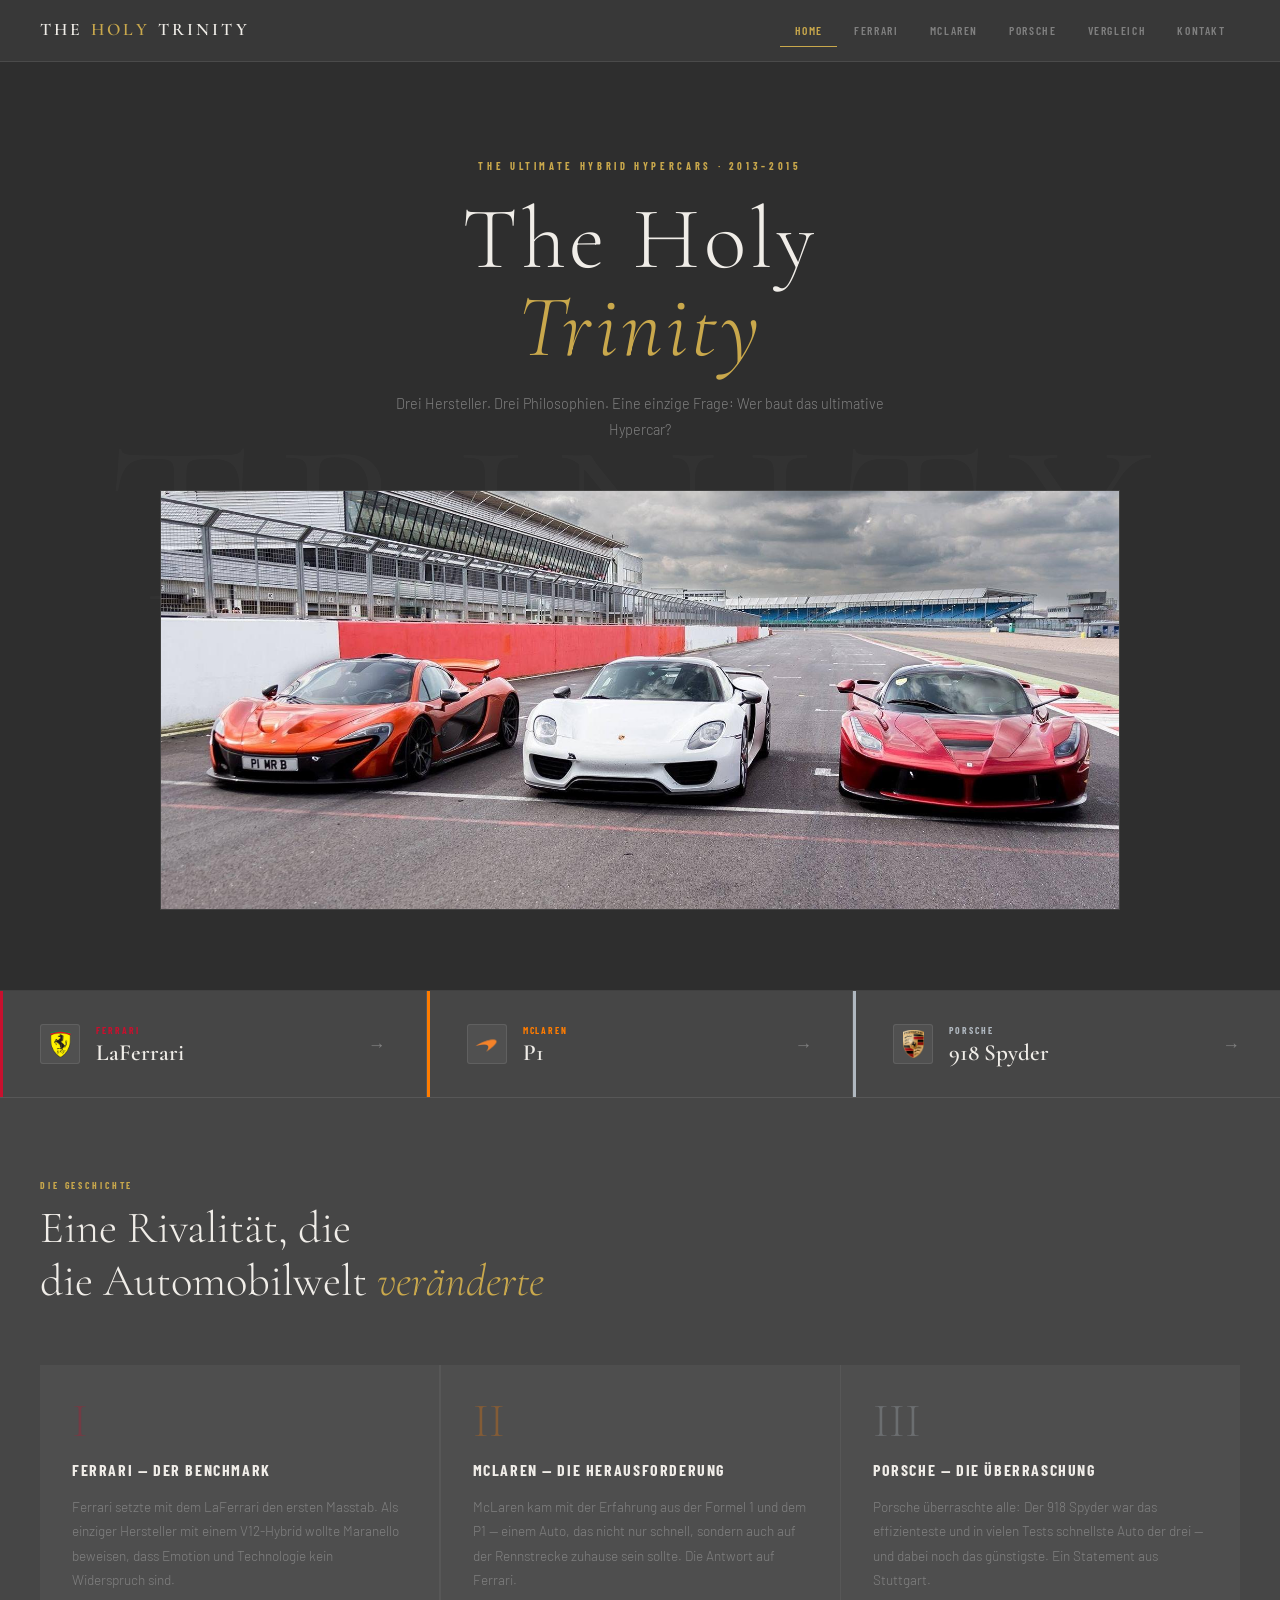
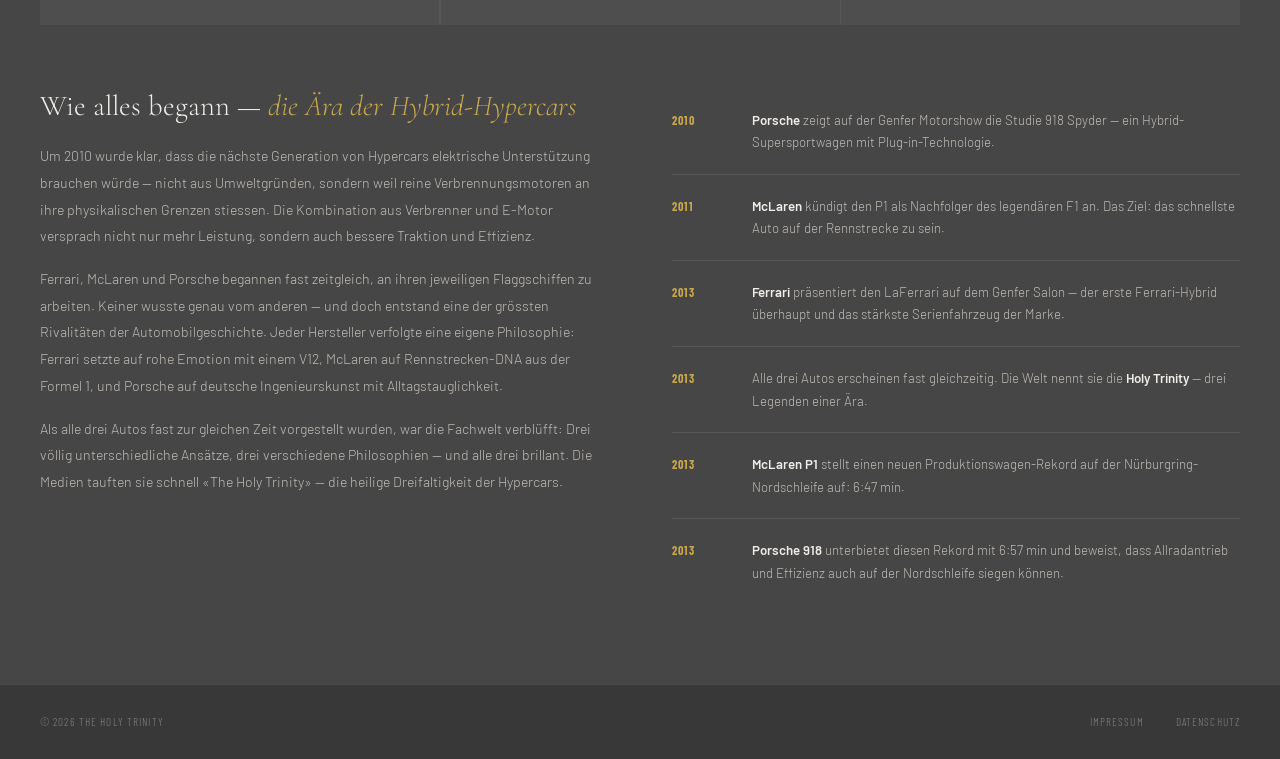
<file: index.html>
<!DOCTYPE html>
<html lang="de">
<head>
  <meta charset="UTF-8">
  <meta name="viewport" content="width=device-width, initial-scale=1.0">
  
  <!-- Meta-Tags: Beschreibung, Suchbegriffe und Autor für Suchmaschinen (SEO) -->
  <meta name="description" content="Die Holy Trinity: Ferrari LaFerrari, McLaren P1 und Porsche 918 Spyder — drei legendäre Hybrid-Hypercars im Vergleich.">
  <meta name="keywords" content="Ferrari LaFerrari, McLaren P1, Porsche 918 Spyder, Holy Trinity, Hypercar, Hybrid, Vergleich">
  <meta name="author" content="Erol Seki">
  
  <!-- Open Graph Meta-Tags: Steuern die Vorschau beim Teilen in sozialen Netzwerken -->
  <meta property="og:title" content="The Holy Trinity — Die drei legendären Hybrid-Hypercars">
  <meta property="og:description" content="Ferrari LaFerrari, McLaren P1 und Porsche 918 Spyder im Detail-Vergleich">
  <meta property="og:type" content="website">
  
  <title>The Holy Trinity — Ferrari, McLaren, Porsche</title>
  
  <!-- Favicon: Kleines Icon, das im Browser-Tab und in Lesezeichen angezeigt wird -->
  <link rel="icon" type="image/svg+xml" href="favicon.svg">
  
  <!-- Externes Stylesheet einbinden: Alle Styles sind in css/style.css ausgelagert -->
  <link rel="stylesheet" href="css/style.css">
</head>
<body>

  <!-- ============================================================
       NAVIGATION
       ============================================================ -->
  <nav class="main-nav">
    <a href="index.html" class="nav-logo">The <span>Holy</span> Trinity</a>
    
    <!-- Hamburger-Button: Nur auf Mobile sichtbar, öffnet/schliesst das Menü per JS -->
    <button class="nav-toggle" aria-label="Navigation öffnen">
      <span></span>
      <span></span>
      <span></span>
    </button>
    
    <!-- Navigation-Links: Auf Desktop als horizontale Liste, auf Mobile eingeklappt -->
    <ul class="nav-links">
      <li><a href="index.html" class="active">Home</a></li>
      <li><a href="ferrari.html">Ferrari</a></li>
      <li><a href="mclaren.html">McLaren</a></li>
      <li><a href="porsche.html">Porsche</a></li>
      <li><a href="vergleich.html">Vergleich</a></li>
      <li><a href="kontakt.html">Kontakt</a></li>
    </ul>
  </nav>

  <!-- ============================================================
       HERO-BEREICH (Startseite oben)
       Grosser Eingangsbereich mit Gruppenfoto aller drei Fahrzeuge.
       Enthält: Eyebrow-Text, Haupttitel, Untertitel und Gruppenbild.
       Der Ghost-Text "TRINITY" im Hintergrund läuft über CSS ::before.
       ============================================================ -->
  <section class="hero">
    <div class="hero-eyebrow">The Ultimate Hybrid Hypercars · 2013–2015</div>
    <h1>The Holy<br><em>Trinity</em></h1>
    <p class="hero-sub">Drei Hersteller. Drei Philosophien. Eine einzige Frage: Wer baut das ultimative Hypercar?</p>
    <img src="bilder/autos/holy-trinity.jpg" alt="Ferrari LaFerrari, McLaren P1 und Porsche 918 Spyder auf der Rennstrecke" class="hero-img">
  </section>

  <!-- ============================================================
       AUTO-NAVIGATION (3 Kacheln)
       Drei klickbare Kacheln für die drei Fahrzeuge.
       Jede Kachel zeigt: Logo, Marke, Modellname und Pfeil-Icon.
       Farblich codiert: Ferrari Rot, McLaren Orange, Porsche Silber.
       ============================================================ -->
  <nav class="car-nav">
    <!-- Ferrari-Kachel: Führt zu ferrari.html (LaFerrari Detail-Seite) -->
    <a href="ferrari.html" class="car-nav-item ferrari">
      <div class="car-nav-left">
        <div class="car-nav-logo">
          <img src="bilder/logos/ferrari-logo.png" alt="Ferrari Logo">
        </div>
        <div>
          <div class="car-nav-brand">Ferrari</div>
          <div class="car-nav-name">LaFerrari</div>
        </div>
      </div>
      <div class="car-nav-arrow">→</div>
    </a>
    
    <!-- McLaren-Kachel: Führt zu mclaren.html (P1 Detail-Seite) -->
    <a href="mclaren.html" class="car-nav-item mclaren">
      <div class="car-nav-left">
        <div class="car-nav-logo">
          <img src="bilder/logos/mclaren-logo.png" alt="McLaren Logo">
        </div>
        <div>
          <div class="car-nav-brand">McLaren</div>
          <div class="car-nav-name">P1</div>
        </div>
      </div>
      <div class="car-nav-arrow">→</div>
    </a>
    
    <!-- Porsche-Kachel: Führt zu porsche.html (918 Spyder Detail-Seite) -->
    <a href="porsche.html" class="car-nav-item porsche">
      <div class="car-nav-left">
        <div class="car-nav-logo">
          <img src="bilder/logos/porsche-logo.png" alt="Porsche Logo">
        </div>
        <div>
          <div class="car-nav-brand">Porsche</div>
          <div class="car-nav-name">918 Spyder</div>
        </div>
      </div>
      <div class="car-nav-arrow">→</div>
    </a>
  </nav>

  <!-- ============================================================
       STORY-BEREICH: DIE GESCHICHTE DER RIVALITÄT
       Erzählt die Entstehungsgeschichte der Holy Trinity.
       Enthält: 3 Kapitel-Karten, Haupttext (links) und Timeline (rechts).
       Zweispaltiges Layout: Text links, chronologische Timeline rechts.
       ============================================================ -->
  <section class="story-section">
    <div class="story-eyebrow">Die Geschichte</div>
    <h2 class="story-title">Eine Rivalität, die<br>die Automobilwelt <em>veränderte</em></h2>
    
    <!-- Drei Kapitel-Karten: Je eine für Ferrari, McLaren und Porsche.
         Jede Karte hat eine römische Zahl, Titel und Kurztext. -->
    <div class="story-chapters">
      <!-- Kapitel I: Ferrari — Wer den ersten Masstab gesetzt hat -->
      <article class="story-chapter">
        <div class="chapter-num ferrari-num">I</div>
        <h3 class="chapter-title">Ferrari — Der Benchmark</h3>
        <p class="chapter-text">Ferrari setzte mit dem LaFerrari den ersten Masstab. Als einziger Hersteller mit einem V12-Hybrid wollte Maranello beweisen, dass Emotion und Technologie kein Widerspruch sind.</p>
      </article>
      
      <!-- Kapitel II: McLaren — Die Herausforderung aus Woking (UK) -->
      <article class="story-chapter">
        <div class="chapter-num mclaren-num">II</div>
        <h3 class="chapter-title">McLaren — Die Herausforderung</h3>
        <p class="chapter-text">McLaren kam mit der Erfahrung aus der Formel 1 und dem P1 — einem Auto, das nicht nur schnell, sondern auch auf der Rennstrecke zuhause sein sollte. Die Antwort auf Ferrari.</p>
      </article>
      
      <!-- Kapitel III: Porsche — Die überraschende Antwort aus Stuttgart -->
      <article class="story-chapter">
        <div class="chapter-num porsche-num">III</div>
        <h3 class="chapter-title">Porsche — Die Überraschung</h3>
        <p class="chapter-text">Porsche überraschte alle: Der 918 Spyder war das effizienteste und in vielen Tests schnellste Auto der drei — und dabei noch das günstigste. Ein Statement aus Stuttgart.</p>
      </article>
    </div>
    
    <!-- Zweispalten-Layout: Linker Fliesstext + rechte Zeitleiste -->
    <div class="story-main">
      <!-- Linke Spalte: Ausführlicher Begleittext zur Entstehungsgeschichte -->
      <div class="story-text">
        <h3>Wie alles begann — <em>die Ära der Hybrid-Hypercars</em></h3>
        <p>Um 2010 wurde klar, dass die nächste Generation von Hypercars elektrische Unterstützung brauchen würde — nicht aus Umweltgründen, sondern weil reine Verbrennungsmotoren an ihre physikalischen Grenzen stiessen. Die Kombination aus Verbrenner und E-Motor versprach nicht nur mehr Leistung, sondern auch bessere Traktion und Effizienz.</p>
        <p>Ferrari, McLaren und Porsche begannen fast zeitgleich, an ihren jeweiligen Flaggschiffen zu arbeiten. Keiner wusste genau vom anderen — und doch entstand eine der grössten Rivalitäten der Automobilgeschichte. Jeder Hersteller verfolgte eine eigene Philosophie: Ferrari setzte auf rohe Emotion mit einem V12, McLaren auf Rennstrecken-DNA aus der Formel 1, und Porsche auf deutsche Ingenieurskunst mit Alltagstauglichkeit.</p>
        <p>Als alle drei Autos fast zur gleichen Zeit vorgestellt wurden, war die Fachwelt verblüfft: Drei völlig unterschiedliche Ansätze, drei verschiedene Philosophien — und alle drei brillant. Die Medien tauften sie schnell «The Holy Trinity» — die heilige Dreifaltigkeit der Hypercars.</p>
      </div>
      
      <!-- Rechte Spalte: Chronologische Timeline von 2010 bis 2013 -->
      <div class="timeline">
        <div class="timeline-item">
          <div class="timeline-year">2010</div>
          <div class="timeline-text"><strong>Porsche</strong> zeigt auf der Genfer Motorshow die Studie 918 Spyder — ein Hybrid-Supersportwagen mit Plug-in-Technologie.</div>
        </div>
        <div class="timeline-item">
          <div class="timeline-year">2011</div>
          <div class="timeline-text"><strong>McLaren</strong> kündigt den P1 als Nachfolger des legendären F1 an. Das Ziel: das schnellste Auto auf der Rennstrecke zu sein.</div>
        </div>
        <div class="timeline-item">
          <div class="timeline-year">2013</div>
          <div class="timeline-text"><strong>Ferrari</strong> präsentiert den LaFerrari auf dem Genfer Salon — der erste Ferrari-Hybrid überhaupt und das stärkste Serienfahrzeug der Marke.</div>
        </div>
        <div class="timeline-item">
          <div class="timeline-year">2013</div>
          <div class="timeline-text">Alle drei Autos erscheinen fast gleichzeitig. Die Welt nennt sie die <strong>Holy Trinity</strong> — drei Legenden einer Ära.</div>
        </div>
        <div class="timeline-item">
          <div class="timeline-year">2013</div>
          <div class="timeline-text"><strong>McLaren P1</strong> stellt einen neuen Produktionswagen-Rekord auf der Nürburgring-Nordschleife auf: 6:47 min.</div>
        </div>
        <div class="timeline-item">
          <div class="timeline-year">2013</div>
          <div class="timeline-text"><strong>Porsche 918</strong> unterbietet diesen Rekord mit 6:57 min und beweist, dass Allradantrieb und Effizienz auch auf der Nordschleife siegen können.</div>
        </div>
      </div>
    </div>
  </section>

  <!-- ============================================================
       FOOTER
       Seitenabschluss mit Copyright und Links zu Impressum/Datenschutz.
       ============================================================ -->
  <footer class="main-footer">
    <span>&copy; 2026 The Holy Trinity</span>
    <div class="footer-links">
      <a href="impressum.html">Impressum</a>
      <a href="datenschutz.html">Datenschutz</a>
    </div>
  </footer>

  <!-- JavaScript am Ende des Body einbinden: Sorgt dafür, dass das HTML
       zuerst geladen wird, bevor das Skript ausgeführt wird (bessere Performance) -->
  <script src="js/script.js"></script>

</body>
</html>
</file>
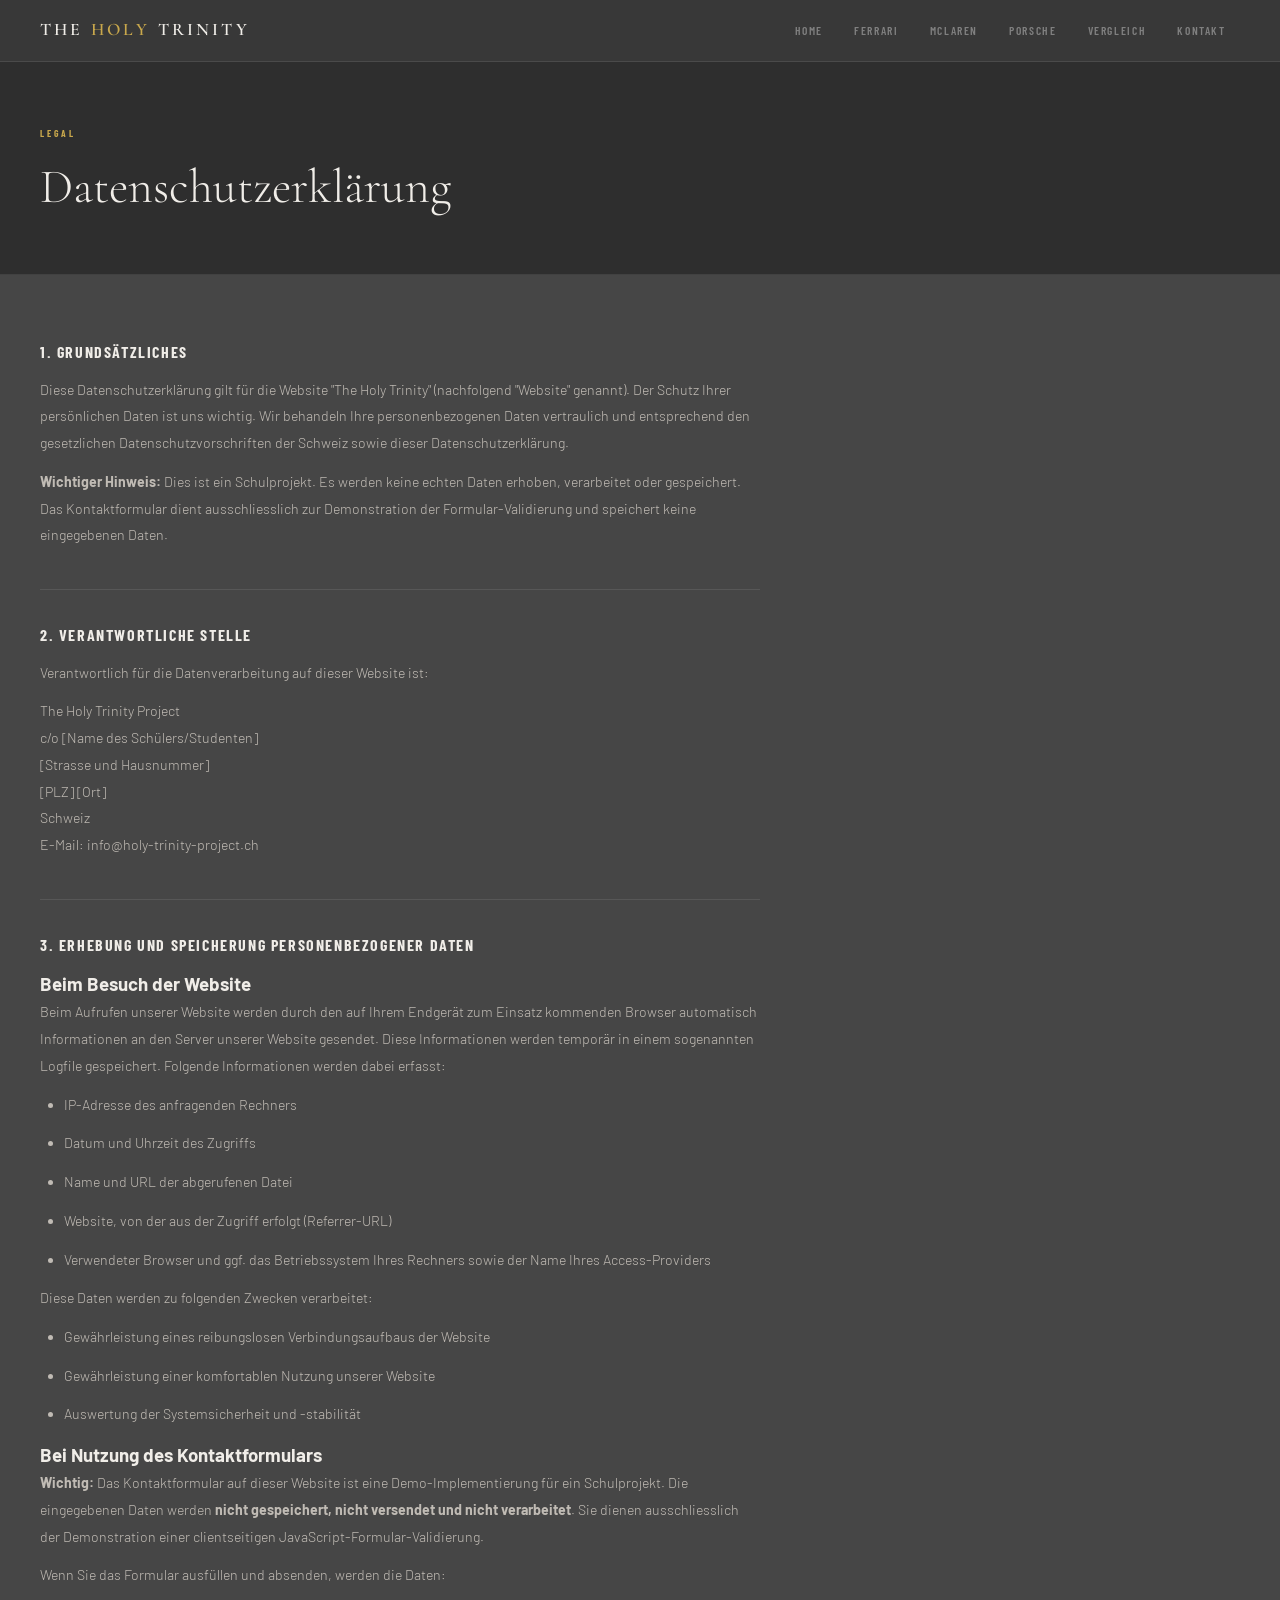
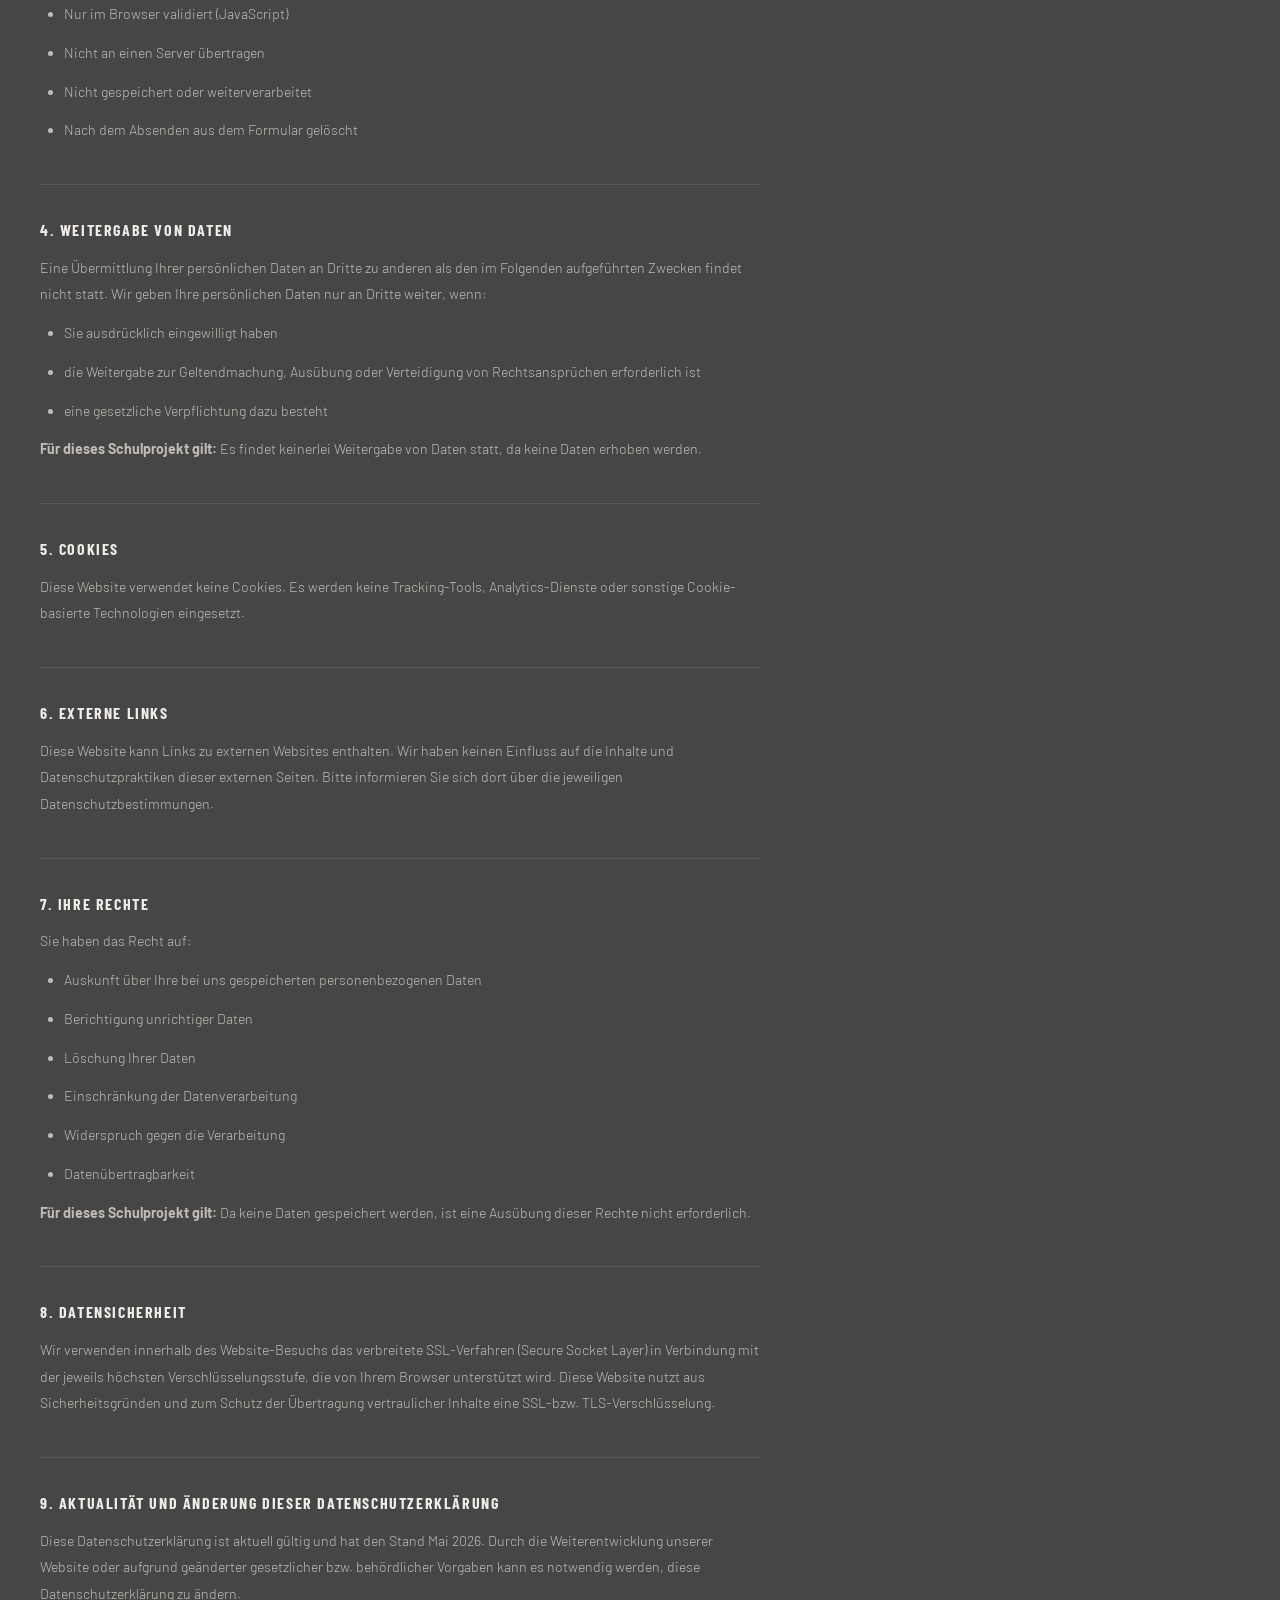
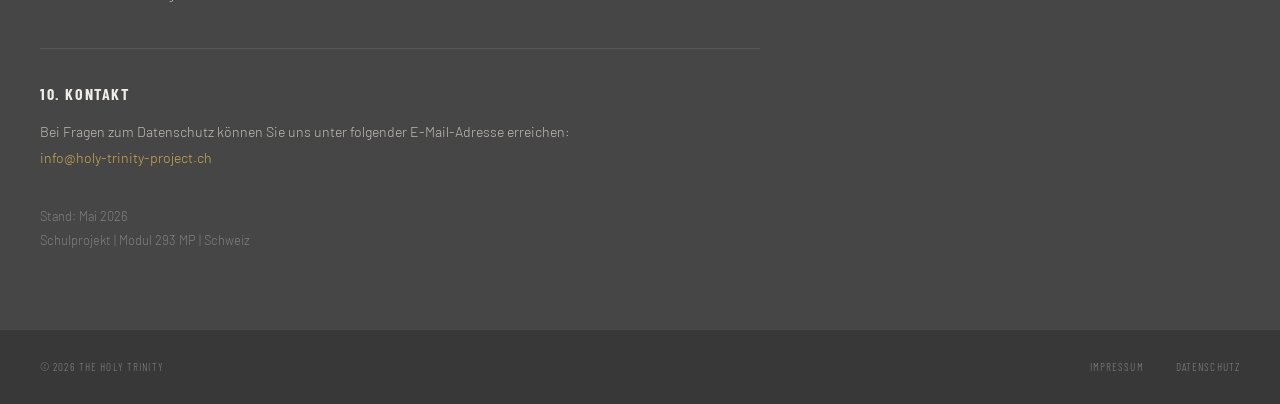
<file: datenschutz.html>
<!DOCTYPE html>
<html lang="de">
<head>
  <meta charset="UTF-8">
  <meta name="viewport" content="width=device-width, initial-scale=1.0">
  
  <!-- Meta-Tags: Beschreibung, Suchbegriffe und Autor für Suchmaschinen (SEO) -->
  <meta name="description" content="Datenschutzerklärung von The Holy Trinity — Informationen zur Verarbeitung personenbezogener Daten.">
  <meta name="robots" content="noindex, nofollow">
  
  <title>Datenschutz — The Holy Trinity</title>
  
  <!-- Favicon: Kleines Icon, das im Browser-Tab und in Lesezeichen angezeigt wird -->
  <link rel="icon" type="image/svg+xml" href="favicon.svg">
  
  <!-- Externes Stylesheet einbinden: Alle Styles sind in css/style.css ausgelagert -->
  <link rel="stylesheet" href="css/style.css">
</head>
<body>

  <!-- ============================================================
       NAVIGATION
       Sticky Navigation, die beim Scrollen immer oben bleibt.
       Enthält: Logo (links), Hamburger-Button (Mobile rechts), Links (Desktop).
       Das Mobile-Menü wird per JavaScript gesteuert (script.js, Funktion 1).
       ============================================================ -->
  <nav class="main-nav">
    <a href="index.html" class="nav-logo">The <span>Holy</span> Trinity</a>
    
    <button class="nav-toggle" aria-label="Navigation öffnen">
      <span></span>
      <span></span>
      <span></span>
    </button>
    
    <ul class="nav-links">
      <li><a href="index.html">Home</a></li>
      <li><a href="ferrari.html">Ferrari</a></li>
      <li><a href="mclaren.html">McLaren</a></li>
      <li><a href="porsche.html">Porsche</a></li>
      <li><a href="vergleich.html">Vergleich</a></li>
      <li><a href="kontakt.html">Kontakt</a></li>
    </ul>
  </nav>

  <!-- ============================================================
       PAGE HEADER
       ============================================================ -->
  <header class="page-header">
    <div class="page-eyebrow">Legal</div>
    <h1>Datenschutzerklärung</h1>
  </header>

  <!-- ============================================================
       DATENSCHUTZ-INHALT
       ============================================================ -->
  <section class="legal-section">
    
    <h2>1. Grundsätzliches</h2>
    <p>Diese Datenschutzerklärung gilt für die Website "The Holy Trinity" (nachfolgend "Website" genannt). Der Schutz Ihrer persönlichen Daten ist uns wichtig. Wir behandeln Ihre personenbezogenen Daten vertraulich und entsprechend den gesetzlichen Datenschutzvorschriften der Schweiz sowie dieser Datenschutzerklärung.</p>
    
    <p><strong>Wichtiger Hinweis:</strong> Dies ist ein Schulprojekt. Es werden keine echten Daten erhoben, verarbeitet oder gespeichert. Das Kontaktformular dient ausschliesslich zur Demonstration der Formular-Validierung und speichert keine eingegebenen Daten.</p>
    
    <h2>2. Verantwortliche Stelle</h2>
    <p>Verantwortlich für die Datenverarbeitung auf dieser Website ist:</p>
    <p>The Holy Trinity Project<br>
    c/o [Name des Schülers/Studenten]<br>
    [Strasse und Hausnummer]<br>
    [PLZ] [Ort]<br>
    Schweiz<br>
    E-Mail: info@holy-trinity-project.ch</p>
    
    <h2>3. Erhebung und Speicherung personenbezogener Daten</h2>
    
    <h3>Beim Besuch der Website</h3>
    <p>Beim Aufrufen unserer Website werden durch den auf Ihrem Endgerät zum Einsatz kommenden Browser automatisch Informationen an den Server unserer Website gesendet. Diese Informationen werden temporär in einem sogenannten Logfile gespeichert. Folgende Informationen werden dabei erfasst:</p>
    <ul>
      <li>IP-Adresse des anfragenden Rechners</li>
      <li>Datum und Uhrzeit des Zugriffs</li>
      <li>Name und URL der abgerufenen Datei</li>
      <li>Website, von der aus der Zugriff erfolgt (Referrer-URL)</li>
      <li>Verwendeter Browser und ggf. das Betriebssystem Ihres Rechners sowie der Name Ihres Access-Providers</li>
    </ul>
    <p>Diese Daten werden zu folgenden Zwecken verarbeitet:</p>
    <ul>
      <li>Gewährleistung eines reibungslosen Verbindungsaufbaus der Website</li>
      <li>Gewährleistung einer komfortablen Nutzung unserer Website</li>
      <li>Auswertung der Systemsicherheit und -stabilität</li>
    </ul>
    
    <h3>Bei Nutzung des Kontaktformulars</h3>
    <p><strong>Wichtig:</strong> Das Kontaktformular auf dieser Website ist eine Demo-Implementierung für ein Schulprojekt. Die eingegebenen Daten werden <strong>nicht gespeichert, nicht versendet und nicht verarbeitet</strong>. Sie dienen ausschliesslich der Demonstration einer clientseitigen JavaScript-Formular-Validierung.</p>
    
    <p>Wenn Sie das Formular ausfüllen und absenden, werden die Daten:</p>
    <ul>
      <li>Nur im Browser validiert (JavaScript)</li>
      <li>Nicht an einen Server übertragen</li>
      <li>Nicht gespeichert oder weiterverarbeitet</li>
      <li>Nach dem Absenden aus dem Formular gelöscht</li>
    </ul>
    
    <h2>4. Weitergabe von Daten</h2>
    <p>Eine Übermittlung Ihrer persönlichen Daten an Dritte zu anderen als den im Folgenden aufgeführten Zwecken findet nicht statt. Wir geben Ihre persönlichen Daten nur an Dritte weiter, wenn:</p>
    <ul>
      <li>Sie ausdrücklich eingewilligt haben</li>
      <li>die Weitergabe zur Geltendmachung, Ausübung oder Verteidigung von Rechtsansprüchen erforderlich ist</li>
      <li>eine gesetzliche Verpflichtung dazu besteht</li>
    </ul>
    <p><strong>Für dieses Schulprojekt gilt:</strong> Es findet keinerlei Weitergabe von Daten statt, da keine Daten erhoben werden.</p>
    
    <h2>5. Cookies</h2>
    <p>Diese Website verwendet keine Cookies. Es werden keine Tracking-Tools, Analytics-Dienste oder sonstige Cookie-basierte Technologien eingesetzt.</p>
    
    <h2>6. Externe Links</h2>
    <p>Diese Website kann Links zu externen Websites enthalten. Wir haben keinen Einfluss auf die Inhalte und Datenschutzpraktiken dieser externen Seiten. Bitte informieren Sie sich dort über die jeweiligen Datenschutzbestimmungen.</p>
    
    <h2>7. Ihre Rechte</h2>
    <p>Sie haben das Recht auf:</p>
    <ul>
      <li>Auskunft über Ihre bei uns gespeicherten personenbezogenen Daten</li>
      <li>Berichtigung unrichtiger Daten</li>
      <li>Löschung Ihrer Daten</li>
      <li>Einschränkung der Datenverarbeitung</li>
      <li>Widerspruch gegen die Verarbeitung</li>
      <li>Datenübertragbarkeit</li>
    </ul>
    <p><strong>Für dieses Schulprojekt gilt:</strong> Da keine Daten gespeichert werden, ist eine Ausübung dieser Rechte nicht erforderlich.</p>
    
    <h2>8. Datensicherheit</h2>
    <p>Wir verwenden innerhalb des Website-Besuchs das verbreitete SSL-Verfahren (Secure Socket Layer) in Verbindung mit der jeweils höchsten Verschlüsselungsstufe, die von Ihrem Browser unterstützt wird. Diese Website nutzt aus Sicherheitsgründen und zum Schutz der Übertragung vertraulicher Inhalte eine SSL-bzw. TLS-Verschlüsselung.</p>
    
    <h2>9. Aktualität und Änderung dieser Datenschutzerklärung</h2>
    <p>Diese Datenschutzerklärung ist aktuell gültig und hat den Stand Mai 2026. Durch die Weiterentwicklung unserer Website oder aufgrund geänderter gesetzlicher bzw. behördlicher Vorgaben kann es notwendig werden, diese Datenschutzerklärung zu ändern.</p>
    
    <h2>10. Kontakt</h2>
    <p>Bei Fragen zum Datenschutz können Sie uns unter folgender E-Mail-Adresse erreichen:<br>
    <a href="mailto:info@holy-trinity-project.ch">info@holy-trinity-project.ch</a></p>
    
    <p style="margin-top: 2rem; font-size: 0.8rem; color: var(--text-dim);">
      Stand: Mai 2026<br>
      Schulprojekt | Modul 293 MP | Schweiz
    </p>
    
  </section>

  <!-- ============================================================
       FOOTER
       Seitenabschluss mit Copyright und Links zu Impressum/Datenschutz.
       ============================================================ -->
  <footer class="main-footer">
    <span>&copy; 2026 The Holy Trinity</span>
    <div class="footer-links">
      <a href="impressum.html">Impressum</a>
      <a href="datenschutz.html">Datenschutz</a>
    </div>
  </footer>

  <!-- JavaScript am Ende des Body einbinden: Sorgt dafür, dass das HTML
       zuerst geladen wird, bevor das Skript ausgeführt wird (bessere Performance) -->
  <script src="js/script.js"></script>

</body>
</html>
</file>
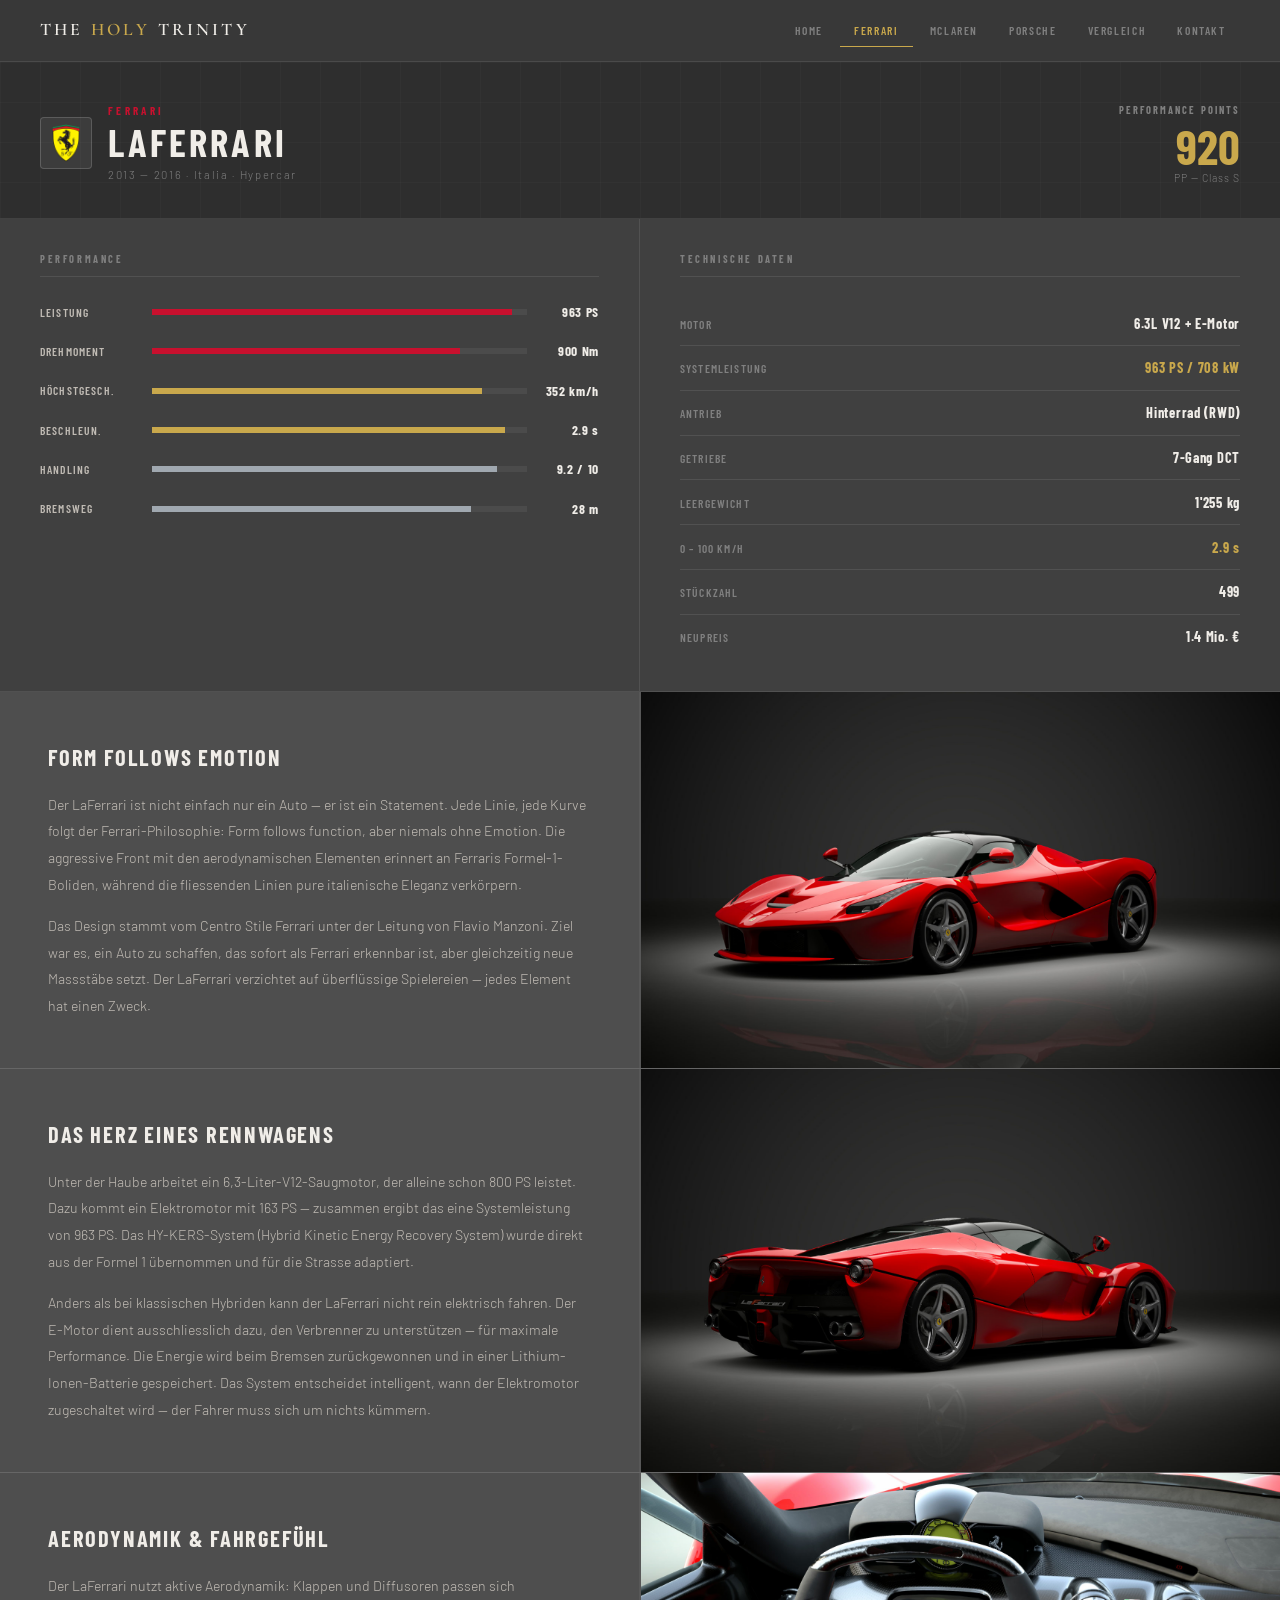
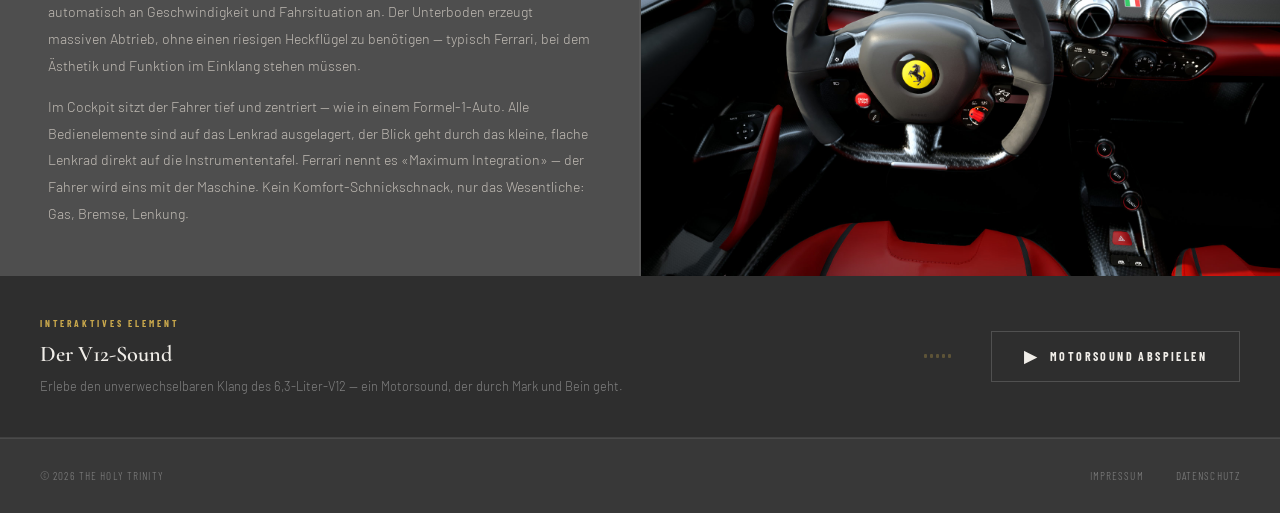
<file: ferrari.html>
<!DOCTYPE html>
<html lang="de">
<head>
  <meta charset="UTF-8">
  <meta name="viewport" content="width=device-width, initial-scale=1.0">
  
  <!-- Meta-Tags: Beschreibung, Suchbegriffe und Autor für Suchmaschinen (SEO) -->
  <meta name="description" content="Ferrari LaFerrari — Der erste Hybrid-Ferrari mit 963 PS aus V12 und E-Motor. Alle technischen Daten, Geschichte und Specs.">
  <meta name="keywords" content="Ferrari LaFerrari, HY-KERS, V12 Hybrid, 963 PS, Hypercar">
  <meta name="author" content="Erol Seki">
  
  <title>Ferrari LaFerrari — The Holy Trinity</title>
  
  <!-- Favicon: Kleines Icon, das im Browser-Tab und in Lesezeichen angezeigt wird -->
  <link rel="icon" type="image/svg+xml" href="favicon.svg">
  
  <!-- Externes Stylesheet einbinden: Alle Styles sind in css/style.css ausgelagert -->
  <link rel="stylesheet" href="css/style.css">
</head>
<body>

  <!-- ============================================================
       NAVIGATION
       Sticky Navigation, die beim Scrollen immer oben bleibt.
       Enthält: Logo (links), Hamburger-Button (Mobile rechts), Links (Desktop).
       Das Mobile-Menü wird per JavaScript gesteuert (script.js, Funktion 1).
       ============================================================ -->
  <nav class="main-nav">
    <a href="index.html" class="nav-logo">The <span>Holy</span> Trinity</a>
    
    <button class="nav-toggle" aria-label="Navigation öffnen">
      <span></span>
      <span></span>
      <span></span>
    </button>
    
    <ul class="nav-links">
      <li><a href="index.html">Home</a></li>
      <li><a href="ferrari.html" class="active">Ferrari</a></li>
      <li><a href="mclaren.html">McLaren</a></li>
      <li><a href="porsche.html">Porsche</a></li>
      <li><a href="vergleich.html">Vergleich</a></li>
      <li><a href="kontakt.html">Kontakt</a></li>
    </ul>
  </nav>

  <!-- ============================================================
       GT7-HEADER: FERRARI LAFERRARI
       Inspieriert vom Fahrzeug-Infobildschirm in Gran Turismo 7.
       Enthält: Marken-Logo, Fahrzeugname, Baujahr und PP-Badge.
       ============================================================ -->
  <header class="gt-header">
    <div class="gt-header-content">
      <!-- Links: Marken-Logo + Fahrzeugname (Ferrari LaFerrari) -->
      <div class="gt-brand-block">
        <div class="gt-logo">
          <img src="bilder/logos/ferrari-logo.png" alt="Ferrari Logo">
        </div>
        <div>
          <div class="gt-brand-name ferrari">Ferrari</div>
          <div class="gt-car-name">LaFerrari</div>
          <div class="gt-car-year">2013 — 2016 · Italia · Hypercar</div>
        </div>
      </div>
      
      <!-- Rechts: Performance-Points-Badge (PP = GT7 Stärke-Einheit) -->
      <div class="gt-pp-badge">
        <div class="gt-pp-label">Performance Points</div>
        <div class="gt-pp-value">920</div>
        <div class="gt-pp-sub">PP — Class S</div>
      </div>
    </div>
  </header>

  <!-- ============================================================
       SPECS-PANEL: TECHNISCHE DATEN
       Zeigt animierte Leistungsbalken (links) und Schlüsselwerte (rechts).
       Die Balken werden per JavaScript auf ihre Zielbreite animiert.
       Datenquelle: Offizielle Herstellerangaben Ferrari.
       ============================================================ -->
  <section class="gt-specs-panel">
    <!-- Linke Spalte: Animierte Performance-Balken (werden via JS animiert) -->
    <div class="gt-stat-bars">
      <div class="gt-panel-title">Performance</div>
      
      <div class="gt-stat-row">
        <div class="gt-stat-label">Leistung</div>
        <div class="gt-bar-track"><div class="gt-bar-fill ferrari" data-width="96"></div></div>
        <div class="gt-stat-num">963 PS</div>
      </div>
      
      <div class="gt-stat-row">
        <div class="gt-stat-label">Drehmoment</div>
        <div class="gt-bar-track"><div class="gt-bar-fill ferrari" data-width="82"></div></div>
        <div class="gt-stat-num">900 Nm</div>
      </div>
      
      <div class="gt-stat-row">
        <div class="gt-stat-label">Höchstgesch.</div>
        <div class="gt-bar-track"><div class="gt-bar-fill gold" data-width="88"></div></div>
        <div class="gt-stat-num">352 km/h</div>
      </div>
      
      <div class="gt-stat-row">
        <div class="gt-stat-label">Beschleun.</div>
        <div class="gt-bar-track"><div class="gt-bar-fill gold" data-width="94"></div></div>
        <div class="gt-stat-num">2.9 s</div>
      </div>
      
      <div class="gt-stat-row">
        <div class="gt-stat-label">Handling</div>
        <div class="gt-bar-track"><div class="gt-bar-fill silver" data-width="92"></div></div>
        <div class="gt-stat-num">9.2 / 10</div>
      </div>
      
      <div class="gt-stat-row">
        <div class="gt-stat-label">Bremsweg</div>
        <div class="gt-bar-track"><div class="gt-bar-fill silver" data-width="85"></div></div>
        <div class="gt-stat-num">28 m</div>
      </div>
    </div>
    
    <!-- Rechte Spalte: Wichtigste Technische Schlüsselwerte des Ferrari LaFerrari -->
    <div class="gt-tech-specs">
      <div class="gt-panel-title">Technische Daten</div>
      
      <div class="gt-tech-row">
        <span class="gt-tech-key">Motor</span>
        <span class="gt-tech-val">6.3L V12 + E-Motor</span>
      </div>
      <div class="gt-tech-row">
        <span class="gt-tech-key">Systemleistung</span>
        <span class="gt-tech-val highlight">963 PS / 708 kW</span>
      </div>
      <div class="gt-tech-row">
        <span class="gt-tech-key">Antrieb</span>
        <span class="gt-tech-val">Hinterrad (RWD)</span>
      </div>
      <div class="gt-tech-row">
        <span class="gt-tech-key">Getriebe</span>
        <span class="gt-tech-val">7-Gang DCT</span>
      </div>
      <div class="gt-tech-row">
        <span class="gt-tech-key">Leergewicht</span>
        <span class="gt-tech-val">1'255 kg</span>
      </div>
      <div class="gt-tech-row">
        <span class="gt-tech-key">0 – 100 km/h</span>
        <span class="gt-tech-val highlight">2.9 s</span>
      </div>
      <div class="gt-tech-row">
        <span class="gt-tech-key">Stückzahl</span>
        <span class="gt-tech-val">499</span>
      </div>
      <div class="gt-tech-row">
        <span class="gt-tech-key">Neupreis</span>
        <span class="gt-tech-val">1.4 Mio. €</span>
      </div>
    </div>
  </section>

  <!-- ============================================================
       CONTENT-GRID: 3 THEMEN MIT BILD
       Drei Inhaltsbereiche mit Text links und Bild rechts.
       Themen: Design, Motor/Antrieb, Aerodynamik/Cockpit.
       Bilder: front.jpg, back.jpg, interior.jpg
       ============================================================ -->
  <section class="car-content">
    <!-- Inhaltsblock 1: Design & Philosophie — Frontansicht-Foto -->
    <div class="car-content-row">
      <div class="content-text">
        <h3>Form Follows Emotion</h3>
        <p>Der LaFerrari ist nicht einfach nur ein Auto — er ist ein Statement. Jede Linie, jede Kurve folgt der Ferrari-Philosophie: Form follows function, aber niemals ohne Emotion. Die aggressive Front mit den aerodynamischen Elementen erinnert an Ferraris Formel-1-Boliden, während die fliessenden Linien pure italienische Eleganz verkörpern.</p>
        <p>Das Design stammt vom Centro Stile Ferrari unter der Leitung von Flavio Manzoni. Ziel war es, ein Auto zu schaffen, das sofort als Ferrari erkennbar ist, aber gleichzeitig neue Massstäbe setzt. Der LaFerrari verzichtet auf überflüssige Spielereien — jedes Element hat einen Zweck.</p>
      </div>
      <div class="content-img">
        <img src="bilder/autos/ferrari-front.jpg" alt="Ferrari LaFerrari Frontansicht">
      </div>
    </div>
    
    <!-- Inhaltsblock 2: Motor & Antrieb (V12 + E-Motor, 963 PS) — Heckansicht-Foto -->
    <div class="car-content-row">
      <div class="content-text">
        <h3>Das Herz eines Rennwagens</h3>
        <p>Unter der Haube arbeitet ein 6,3-Liter-V12-Saugmotor, der alleine schon 800 PS leistet. Dazu kommt ein Elektromotor mit 163 PS — zusammen ergibt das eine Systemleistung von 963 PS. Das HY-KERS-System (Hybrid Kinetic Energy Recovery System) wurde direkt aus der Formel 1 übernommen und für die Strasse adaptiert.</p>
        <p>Anders als bei klassischen Hybriden kann der LaFerrari nicht rein elektrisch fahren. Der E-Motor dient ausschliesslich dazu, den Verbrenner zu unterstützen — für maximale Performance. Die Energie wird beim Bremsen zurückgewonnen und in einer Lithium-Ionen-Batterie gespeichert. Das System entscheidet intelligent, wann der Elektromotor zugeschaltet wird — der Fahrer muss sich um nichts kümmern.</p>
      </div>
      <div class="content-img">
        <img src="bilder/autos/ferrari-back.jpg" alt="Ferrari LaFerrari Heckansicht">
      </div>
    </div>
    
    <!-- Inhaltsblock 3: Aerodynamik & Cockpit — Innenraum-Foto -->
    <div class="car-content-row">
      <div class="content-text">
        <h3>Aerodynamik & Fahrgefühl</h3>
        <p>Der LaFerrari nutzt aktive Aerodynamik: Klappen und Diffusoren passen sich automatisch an Geschwindigkeit und Fahrsituation an. Der Unterboden erzeugt massiven Abtrieb, ohne einen riesigen Heckflügel zu benötigen — typisch Ferrari, bei dem Ästhetik und Funktion im Einklang stehen müssen.</p>
        <p>Im Cockpit sitzt der Fahrer tief und zentriert — wie in einem Formel-1-Auto. Alle Bedienelemente sind auf das Lenkrad ausgelagert, der Blick geht durch das kleine, flache Lenkrad direkt auf die Instrumententafel. Ferrari nennt es «Maximum Integration» — der Fahrer wird eins mit der Maschine. Kein Komfort-Schnickschnack, nur das Wesentliche: Gas, Bremse, Lenkung.</p>
      </div>
      <div class="content-img">
        <img src="bilder/autos/ferrari-interior.jpg" alt="Ferrari LaFerrari Interieur">
      </div>
    </div>
  </section>

  <!-- ============================================================
       SOUND-PLAYER (Interaktives Element)
       Spielt den originalen Motorsound des Ferrari ab.
       Audio-Datei: audios/ferrari-sound.mp3
       Play/Pause wird per JavaScript (script.js, Funktion 3) gesteuert.
       Der Visualizer animiert sich während der Wiedergabe.
       ============================================================ -->
  <section class="sound-section">
    <div class="sound-info">
      <div class="sound-eyebrow">Interaktives Element</div>
      <h3 class="sound-title">Der V12-Sound</h3>
      <p class="sound-desc">Erlebe den unverwechselbaren Klang des 6,3-Liter-V12 — ein Motorsound, der durch Mark und Bein geht.</p>
    </div>
    
    <!-- Visualizer -->
    <div class="sound-visualizer">
      <span></span>
      <span></span>
      <span></span>
      <span></span>
      <span></span>
    </div>
    
    <!-- Play-Button -->
    <button class="sound-btn">
      <span class="sound-btn-icon">▶</span> Motorsound abspielen
    </button>
  </section>

  <!-- ============================================================
       FOOTER
       Seitenabschluss mit Copyright und Links zu Impressum/Datenschutz.
       ============================================================ -->
  <footer class="main-footer">
    <span>&copy; 2026 The Holy Trinity</span>
    <div class="footer-links">
      <a href="impressum.html">Impressum</a>
      <a href="datenschutz.html">Datenschutz</a>
    </div>
  </footer>

  <!-- JavaScript am Ende des Body einbinden: Sorgt dafür, dass das HTML
       zuerst geladen wird, bevor das Skript ausgeführt wird (bessere Performance) -->
  <script src="js/script.js"></script>

</body>
</html>
</file>
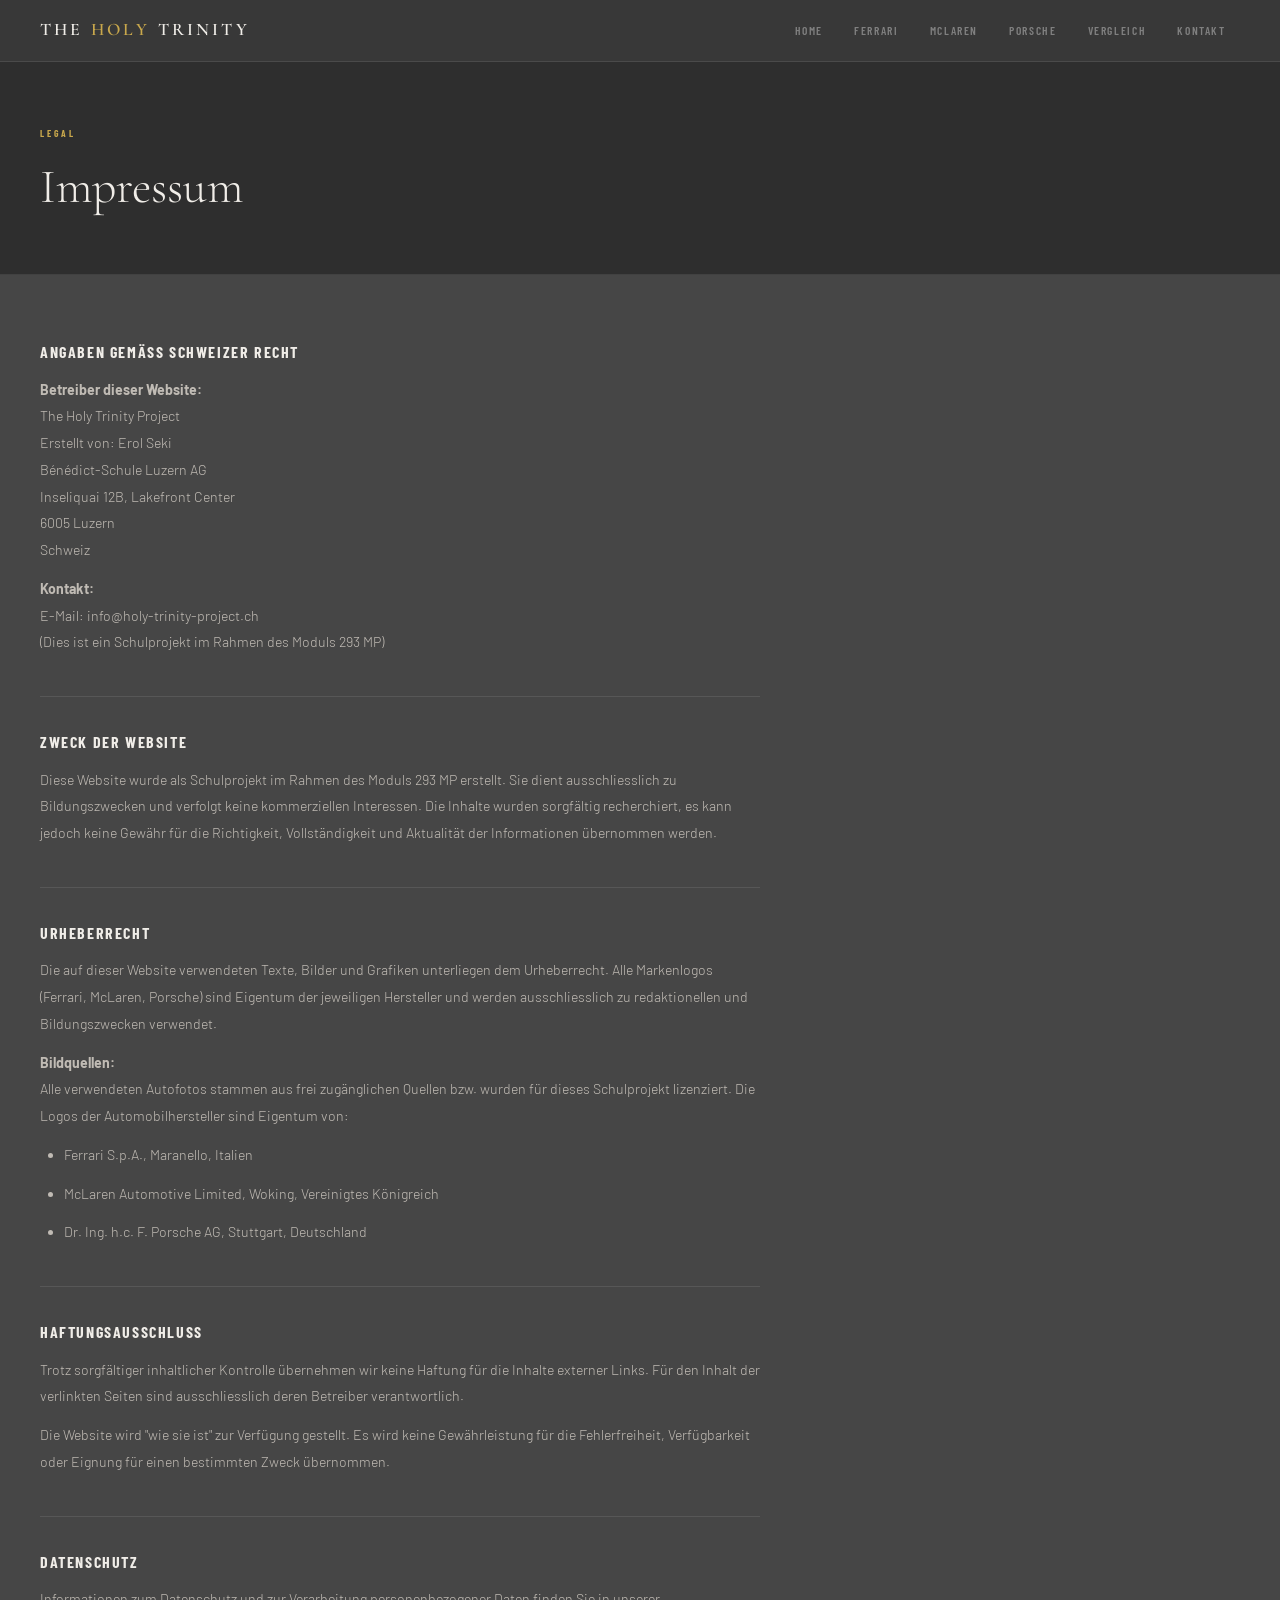
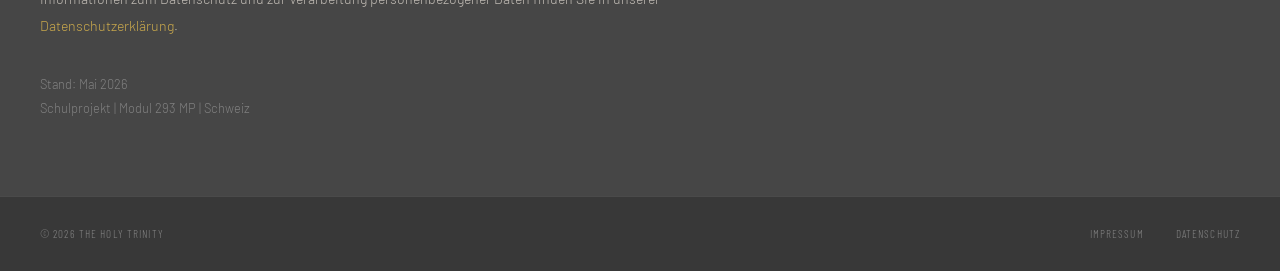
<file: impressum.html>
<!DOCTYPE html>
<html lang="de">
<head>
  <meta charset="UTF-8">
  <meta name="viewport" content="width=device-width, initial-scale=1.0">
  
  <!-- Meta-Tags: Beschreibung, Suchbegriffe und Autor für Suchmaschinen (SEO) -->
  <meta name="description" content="Impressum von The Holy Trinity — Angaben gemäss Schweizer Recht.">
  <meta name="robots" content="noindex, nofollow">
  
  <title>Impressum — The Holy Trinity</title>
  
  <!-- Favicon: Kleines Icon, das im Browser-Tab und in Lesezeichen angezeigt wird -->
  <link rel="icon" type="image/svg+xml" href="favicon.svg">
  
  <!-- Externes Stylesheet einbinden: Alle Styles sind in css/style.css ausgelagert -->
  <link rel="stylesheet" href="css/style.css">
</head>
<body>

  <!-- ============================================================
       NAVIGATION
       Sticky Navigation, die beim Scrollen immer oben bleibt.
       Enthält: Logo (links), Hamburger-Button (Mobile rechts), Links (Desktop).
       Das Mobile-Menü wird per JavaScript gesteuert (script.js, Funktion 1).
       ============================================================ -->
  <nav class="main-nav">
    <a href="index.html" class="nav-logo">The <span>Holy</span> Trinity</a>
    
    <button class="nav-toggle" aria-label="Navigation öffnen">
      <span></span>
      <span></span>
      <span></span>
    </button>
    
    <ul class="nav-links">
      <li><a href="index.html">Home</a></li>
      <li><a href="ferrari.html">Ferrari</a></li>
      <li><a href="mclaren.html">McLaren</a></li>
      <li><a href="porsche.html">Porsche</a></li>
      <li><a href="vergleich.html">Vergleich</a></li>
      <li><a href="kontakt.html">Kontakt</a></li>
    </ul>
  </nav>

  <!-- ============================================================
       PAGE HEADER
       ============================================================ -->
  <header class="page-header">
    <div class="page-eyebrow">Legal</div>
    <h1>Impressum</h1>
  </header>

  <!-- ============================================================
       IMPRESSUM-INHALT
       ============================================================ -->
  <section class="legal-section">
    
    <h2>Angaben gemäss Schweizer Recht</h2>
    <p><strong>Betreiber dieser Website:</strong><br>
    The Holy Trinity Project<br>
    Erstellt von: Erol Seki<br>
    Bénédict-Schule Luzern AG<br>
    Inseliquai 12B, Lakefront Center<br>
    6005 Luzern<br>
    Schweiz</p>
    
    <p><strong>Kontakt:</strong><br>
    E-Mail: info@holy-trinity-project.ch<br>
    (Dies ist ein Schulprojekt im Rahmen des Moduls 293 MP)</p>
    
    <h2>Zweck der Website</h2>
    <p>Diese Website wurde als Schulprojekt im Rahmen des Moduls 293 MP erstellt. Sie dient ausschliesslich zu Bildungszwecken und verfolgt keine kommerziellen Interessen. Die Inhalte wurden sorgfältig recherchiert, es kann jedoch keine Gewähr für die Richtigkeit, Vollständigkeit und Aktualität der Informationen übernommen werden.</p>
    
    <h2>Urheberrecht</h2>
    <p>Die auf dieser Website verwendeten Texte, Bilder und Grafiken unterliegen dem Urheberrecht. Alle Markenlogos (Ferrari, McLaren, Porsche) sind Eigentum der jeweiligen Hersteller und werden ausschliesslich zu redaktionellen und Bildungszwecken verwendet.</p>
    
    <p><strong>Bildquellen:</strong><br>
    Alle verwendeten Autofotos stammen aus frei zugänglichen Quellen bzw. wurden für dieses Schulprojekt lizenziert. Die Logos der Automobilhersteller sind Eigentum von:</p>
    <ul>
      <li>Ferrari S.p.A., Maranello, Italien</li>
      <li>McLaren Automotive Limited, Woking, Vereinigtes Königreich</li>
      <li>Dr. Ing. h.c. F. Porsche AG, Stuttgart, Deutschland</li>
    </ul>
    
    <h2>Haftungsausschluss</h2>
    <p>Trotz sorgfältiger inhaltlicher Kontrolle übernehmen wir keine Haftung für die Inhalte externer Links. Für den Inhalt der verlinkten Seiten sind ausschliesslich deren Betreiber verantwortlich.</p>
    
    <p>Die Website wird "wie sie ist" zur Verfügung gestellt. Es wird keine Gewährleistung für die Fehlerfreiheit, Verfügbarkeit oder Eignung für einen bestimmten Zweck übernommen.</p>
    
    <h2>Datenschutz</h2>
    <p>Informationen zum Datenschutz und zur Verarbeitung personenbezogener Daten finden Sie in unserer <a href="datenschutz.html">Datenschutzerklärung</a>.</p>
    
    <p style="margin-top: 2rem; font-size: 0.8rem; color: var(--text-dim);">
      Stand: Mai 2026<br>
      Schulprojekt | Modul 293 MP | Schweiz
    </p>
    
  </section>

  <!-- ============================================================
       FOOTER
       Seitenabschluss mit Copyright und Links zu Impressum/Datenschutz.
       ============================================================ -->
  <footer class="main-footer">
    <span>&copy; 2026 The Holy Trinity</span>
    <div class="footer-links">
      <a href="impressum.html">Impressum</a>
      <a href="datenschutz.html">Datenschutz</a>
    </div>
  </footer>

  <!-- JavaScript am Ende des Body einbinden: Sorgt dafür, dass das HTML
       zuerst geladen wird, bevor das Skript ausgeführt wird (bessere Performance) -->
  <script src="js/script.js"></script>

</body>
</html>
</file>
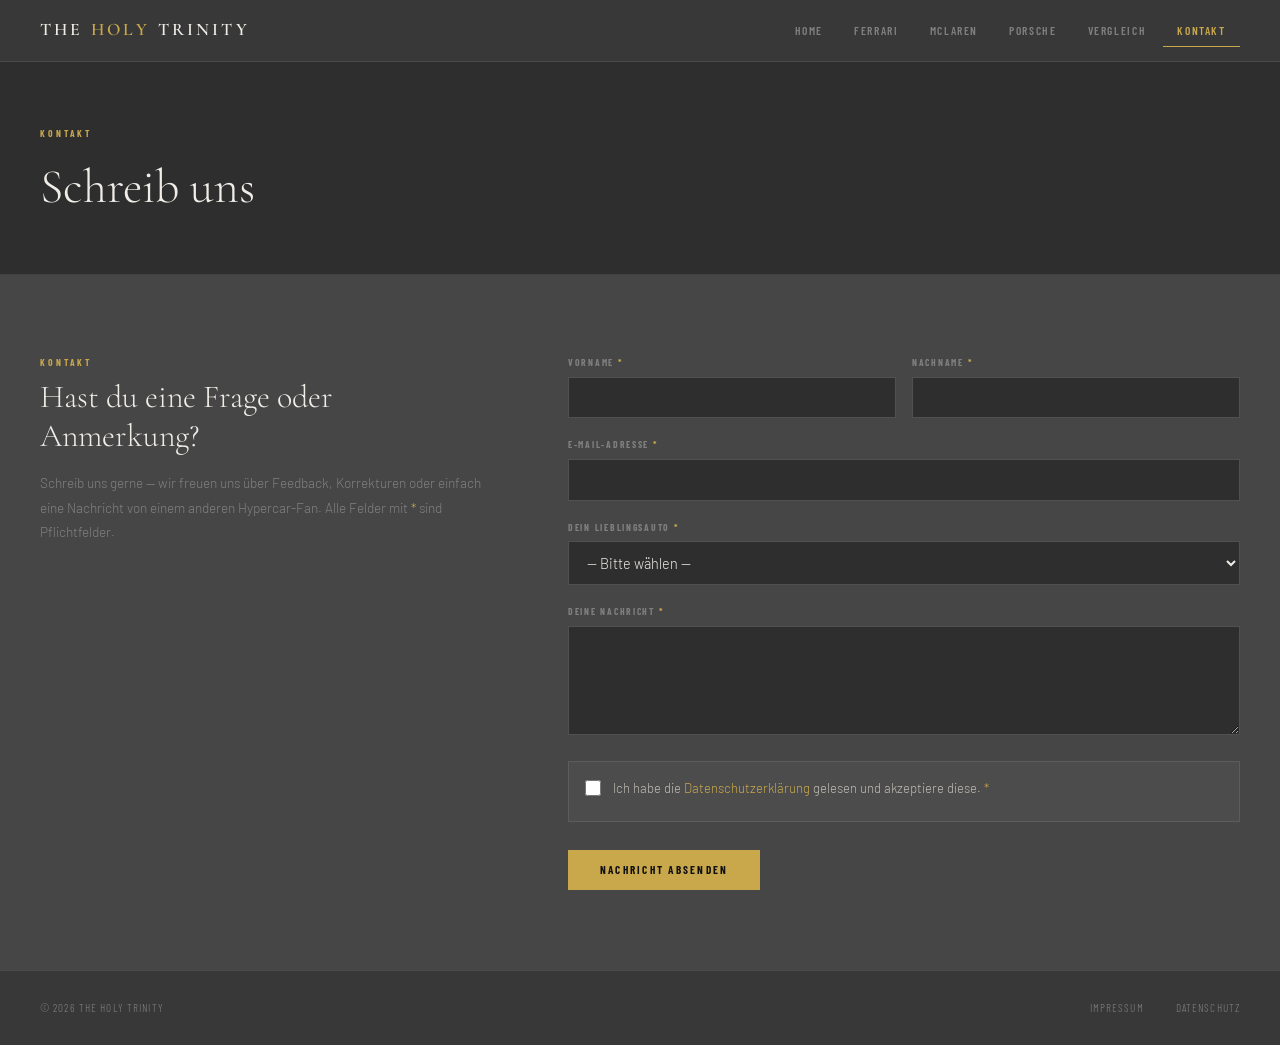
<file: kontakt.html>
<!DOCTYPE html>
<html lang="de">
<head>
  <meta charset="UTF-8">
  <meta name="viewport" content="width=device-width, initial-scale=1.0">
  
  <!-- Meta-Tags: Beschreibung, Suchbegriffe und Autor für Suchmaschinen (SEO) -->
  <meta name="description" content="Kontaktiere The Holy Trinity — Feedback, Fragen oder Anmerkungen zu Ferrari LaFerrari, McLaren P1 und Porsche 918 Spyder.">
  <meta name="keywords" content="Kontakt, Feedback, Hypercar, Holy Trinity">
  <meta name="author" content="Erol Seki">
  
  <title>Kontakt — The Holy Trinity</title>
  
  <!-- Favicon: Kleines Icon, das im Browser-Tab und in Lesezeichen angezeigt wird -->
  <link rel="icon" type="image/svg+xml" href="favicon.svg">
  
  <!-- Externes Stylesheet einbinden: Alle Styles sind in css/style.css ausgelagert -->
  <link rel="stylesheet" href="css/style.css">
</head>
<body>

  <!-- ============================================================
       NAVIGATION
       Sticky Navigation, die beim Scrollen immer oben bleibt.
       Enthält: Logo (links), Hamburger-Button (Mobile rechts), Links (Desktop).
       Das Mobile-Menü wird per JavaScript gesteuert (script.js, Funktion 1).
       ============================================================ -->
  <nav class="main-nav">
    <a href="index.html" class="nav-logo">The <span>Holy</span> Trinity</a>
    
    <button class="nav-toggle" aria-label="Navigation öffnen">
      <span></span>
      <span></span>
      <span></span>
    </button>
    
    <ul class="nav-links">
      <li><a href="index.html">Home</a></li>
      <li><a href="ferrari.html">Ferrari</a></li>
      <li><a href="mclaren.html">McLaren</a></li>
      <li><a href="porsche.html">Porsche</a></li>
      <li><a href="vergleich.html">Vergleich</a></li>
      <li><a href="kontakt.html" class="active">Kontakt</a></li>
    </ul>
  </nav>

  <!-- ============================================================
       PAGE HEADER
       ============================================================ -->
  <header class="page-header">
    <div class="page-eyebrow">Kontakt</div>
    <h1>Schreib uns</h1>
  </header>

  <!-- ============================================================
       KONTAKT-FORMULAR
       ============================================================ -->
  <section class="kontakt-section">
    <!-- Linke Spalte: Kontakt-Informationstext und Einleitung -->
    <div class="kontakt-info">
      <div class="section-eyebrow">Kontakt</div>
      <h2>Hast du eine Frage oder Anmerkung?</h2>
      <p>Schreib uns gerne — wir freuen uns über Feedback, Korrekturen oder einfach eine Nachricht von einem anderen Hypercar-Fan. Alle Felder mit <span style="color: var(--gold);">*</span> sind Pflichtfelder.</p>
    </div>
    
    <!-- Rechte Spalte: Kontaktformular mit JavaScript-Validierung -->
    <!-- ============================================================
         ONLEX FORMMAILER
         Sendet die Formulardaten an den Onlex-Dienst.
         Onlex leitet die Daten als E-Mail an den hinterlegten
         Empfänger weiter (Benutzerkonto: Revandor).
         ============================================================ -->
    <form id="contact-form"
          action="https://www.onlex.de/_formmailer.php?username=Revandor"
          method="POST"
          enctype="application/x-www-form-urlencoded"
          accept-charset="UTF-8"
          novalidate>
      
      <!-- Onlex: Formular-Name (erscheint als Betreff in der E-Mail) -->
      <input type="hidden" name="Formular" value="Kontakt — The Holy Trinity">
      <!-- Vorname + Nachname: Zweispaltiges Eingabefeld nebeneinander -->
      <div class="form-row">
        <div class="form-group">
          <label for="firstname">Vorname <span class="req">*</span></label>
          <input type="text" id="firstname" name="Vorname" class="form-control" required>
          <span class="error-msg">Bitte gib deinen Vornamen ein.</span>
        </div>
        <div class="form-group">
          <label for="lastname">Nachname <span class="req">*</span></label>
          <input type="text" id="lastname" name="Nachname" class="form-control" required>
          <span class="error-msg">Bitte gib deinen Nachnamen ein.</span>
        </div>
      </div>
      
      <!-- E-Mail: Wird per Regex geprüft (muss @ und . enthalten) -->
      <div class="form-group">
        <label for="email">E-Mail-Adresse <span class="req">*</span></label>
        <input type="email" id="email" name="E-Mail" class="form-control" required>
        <span class="error-msg">Bitte gib eine gültige E-Mail-Adresse ein.</span>
      </div>
      
      <!-- Lieblingsauto: Dropdown-Auswahl der drei Fahrzeuge -->
      <div class="form-group">
        <label for="car">Dein Lieblingsauto <span class="req">*</span></label>
        <select id="car" name="Lieblingsauto" class="form-control" required>
          <option value="">— Bitte wählen —</option>
          <option value="ferrari">Ferrari LaFerrari</option>
          <option value="mclaren">McLaren P1</option>
          <option value="porsche">Porsche 918 Spyder</option>
          <option value="alle">Alle drei sind genial!</option>
        </select>
        <span class="error-msg">Bitte wähle ein Auto aus.</span>
      </div>
      
      <!-- Nachricht: Mehrzeiliges Textfeld (textarea, 5 Zeilen) -->
      <div class="form-group">
        <label for="message">Deine Nachricht <span class="req">*</span></label>
        <textarea id="message" name="Nachricht" class="form-control" rows="5" required></textarea>
        <span class="error-msg">Bitte schreib uns eine Nachricht.</span>
      </div>
      
      <!-- Datenschutz-Checkbox: Muss angekreuzt sein (Pflichtfeld) -->
      <div class="form-group">
        <div class="checkbox-group">
          <input type="checkbox" id="privacy" required>
          <label for="privacy">
            Ich habe die <a href="datenschutz.html">Datenschutzerklärung</a> gelesen und akzeptiere diese. <span class="req">*</span>
          </label>
        </div>
        <span class="error-msg">Bitte akzeptiere die Datenschutzerklärung.</span>
      </div>
      
      <!-- Submit-Button: Löst JavaScript-Validierung aus, dann Onlex-Versand -->
      <button type="submit" class="btn-submit">Nachricht absenden</button>
      
      <!-- Erfolgsmeldung: Wird nach erfolgreichem Absenden eingeblendet -->
      <div id="success-msg" class="success-msg">
        ✓ Vielen Dank! Deine Nachricht wurde erfolgreich versendet.
      </div>
    </form>
  </section>

  <!-- ============================================================
       FOOTER
       Seitenabschluss mit Copyright und Links zu Impressum/Datenschutz.
       ============================================================ -->
  <footer class="main-footer">
    <span>&copy; 2026 The Holy Trinity</span>
    <div class="footer-links">
      <a href="impressum.html">Impressum</a>
      <a href="datenschutz.html">Datenschutz</a>
    </div>
  </footer>

  <!-- JavaScript am Ende des Body einbinden: Sorgt dafür, dass das HTML
       zuerst geladen wird, bevor das Skript ausgeführt wird (bessere Performance) -->
  <script src="js/script.js"></script>

</body>
</html>
</file>
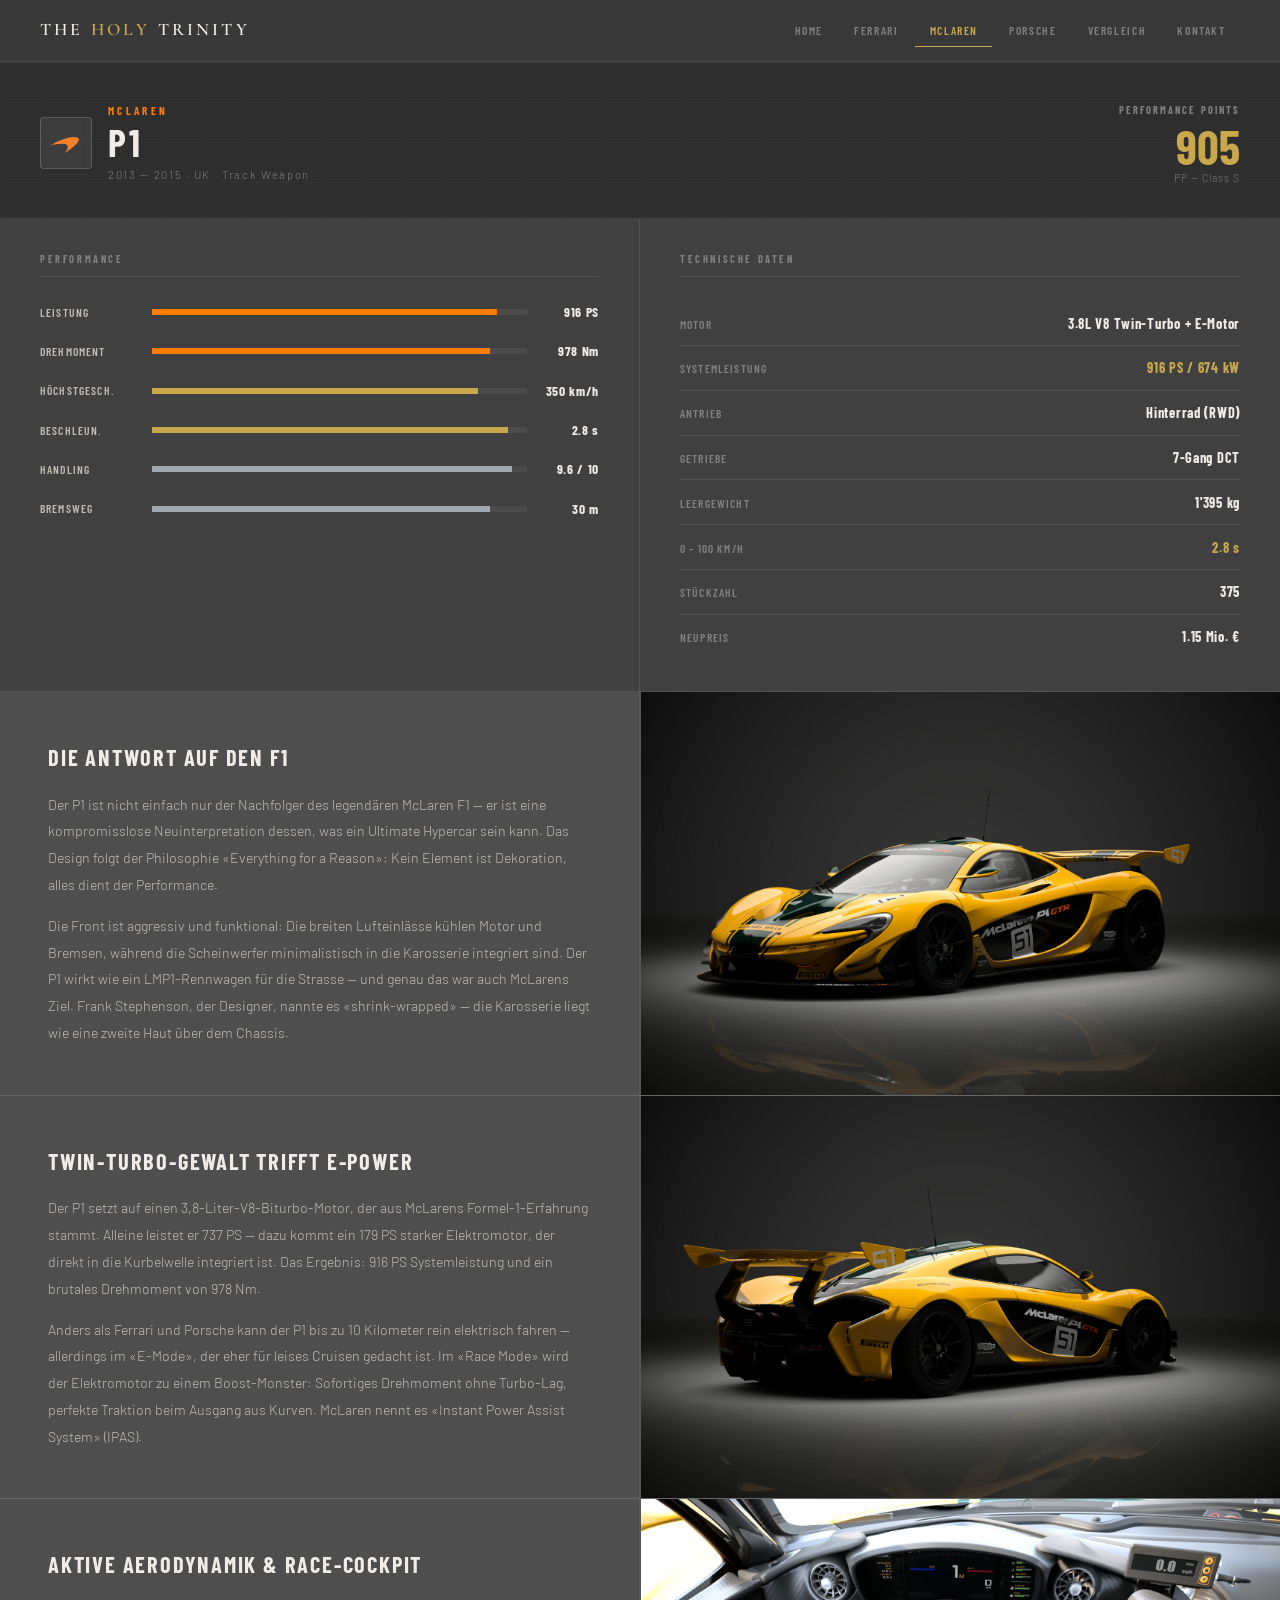
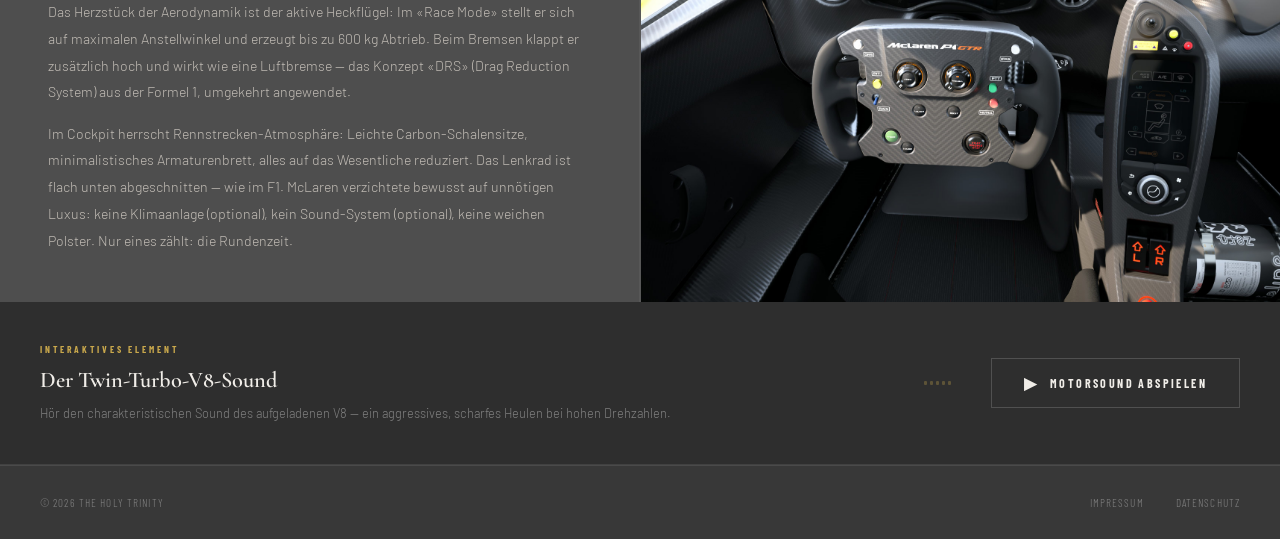
<file: mclaren.html>
<!DOCTYPE html>
<html lang="de">
<head>
  <meta charset="UTF-8">
  <meta name="viewport" content="width=device-width, initial-scale=1.0">
  
  <!-- Meta-Tags: Beschreibung, Suchbegriffe und Autor für Suchmaschinen (SEO) -->
  <meta name="description" content="McLaren P1 — Formel-1-Technologie für die Strasse. 916 PS aus Twin-Turbo-V8 und E-Motor. Der ultimative Track-Weapon-Hypercar.">
  <meta name="keywords" content="McLaren P1, Twin-Turbo V8, Hybrid, 916 PS, Track Weapon, Formel 1">
  <meta name="author" content="Erol Seki">
  
  <title>McLaren P1 — The Holy Trinity</title>
  
  <!-- Favicon: Kleines Icon, das im Browser-Tab und in Lesezeichen angezeigt wird -->
  <link rel="icon" type="image/svg+xml" href="favicon.svg">
  
  <!-- Externes Stylesheet einbinden: Alle Styles sind in css/style.css ausgelagert -->
  <link rel="stylesheet" href="css/style.css">
</head>
<body>

  <!-- ============================================================
       NAVIGATION
       Sticky Navigation, die beim Scrollen immer oben bleibt.
       Enthält: Logo (links), Hamburger-Button (Mobile rechts), Links (Desktop).
       Das Mobile-Menü wird per JavaScript gesteuert (script.js, Funktion 1).
       ============================================================ -->
  <nav class="main-nav">
    <a href="index.html" class="nav-logo">The <span>Holy</span> Trinity</a>
    
    <button class="nav-toggle" aria-label="Navigation öffnen">
      <span></span>
      <span></span>
      <span></span>
    </button>
    
    <ul class="nav-links">
      <li><a href="index.html">Home</a></li>
      <li><a href="ferrari.html">Ferrari</a></li>
      <li><a href="mclaren.html" class="active">McLaren</a></li>
      <li><a href="porsche.html">Porsche</a></li>
      <li><a href="vergleich.html">Vergleich</a></li>
      <li><a href="kontakt.html">Kontakt</a></li>
    </ul>
  </nav>

  <!-- ============================================================
       GT7-HEADER
       ============================================================ -->
  <header class="gt-header">
    <div class="gt-header-content">
      <!-- Links: Marken-Logo + Fahrzeugname (McLaren P1) -->
      <div class="gt-brand-block">
        <div class="gt-logo">
          <img src="bilder/logos/mclaren-logo.png" alt="McLaren Logo">
        </div>
        <div>
          <div class="gt-brand-name mclaren">McLaren</div>
          <div class="gt-car-name">P1</div>
          <div class="gt-car-year">2013 — 2015 · UK · Track Weapon</div>
        </div>
      </div>
      
      <!-- Rechts: Performance-Points-Badge (PP = GT7 Stärke-Einheit) -->
      <div class="gt-pp-badge">
        <div class="gt-pp-label">Performance Points</div>
        <div class="gt-pp-value">905</div>
        <div class="gt-pp-sub">PP — Class S</div>
      </div>
    </div>
  </header>

  <!-- ============================================================
       SPECS-PANEL: TECHNISCHE DATEN
       Zeigt animierte Leistungsbalken (links) und Schlüsselwerte (rechts).
       Die Balken werden per JavaScript auf ihre Zielbreite animiert.
       Datenquelle: Offizielle Herstellerangaben McLaren.
       ============================================================ -->
  <section class="gt-specs-panel">
    <!-- Linke Spalte: Animierte Performance-Balken (werden via JS animiert) -->
    <div class="gt-stat-bars">
      <div class="gt-panel-title">Performance</div>
      
      <div class="gt-stat-row">
        <div class="gt-stat-label">Leistung</div>
        <div class="gt-bar-track"><div class="gt-bar-fill mclaren" data-width="92"></div></div>
        <div class="gt-stat-num">916 PS</div>
      </div>
      
      <div class="gt-stat-row">
        <div class="gt-stat-label">Drehmoment</div>
        <div class="gt-bar-track"><div class="gt-bar-fill mclaren" data-width="90"></div></div>
        <div class="gt-stat-num">978 Nm</div>
      </div>
      
      <div class="gt-stat-row">
        <div class="gt-stat-label">Höchstgesch.</div>
        <div class="gt-bar-track"><div class="gt-bar-fill gold" data-width="87"></div></div>
        <div class="gt-stat-num">350 km/h</div>
      </div>
      
      <div class="gt-stat-row">
        <div class="gt-stat-label">Beschleun.</div>
        <div class="gt-bar-track"><div class="gt-bar-fill gold" data-width="95"></div></div>
        <div class="gt-stat-num">2.8 s</div>
      </div>
      
      <div class="gt-stat-row">
        <div class="gt-stat-label">Handling</div>
        <div class="gt-bar-track"><div class="gt-bar-fill silver" data-width="96"></div></div>
        <div class="gt-stat-num">9.6 / 10</div>
      </div>
      
      <div class="gt-stat-row">
        <div class="gt-stat-label">Bremsweg</div>
        <div class="gt-bar-track"><div class="gt-bar-fill silver" data-width="90"></div></div>
        <div class="gt-stat-num">30 m</div>
      </div>
    </div>
    
    <!-- Rechte Spalte: Wichtigste Technische Schlüsselwerte des McLaren P1 -->
    <div class="gt-tech-specs">
      <div class="gt-panel-title">Technische Daten</div>
      
      <div class="gt-tech-row">
        <span class="gt-tech-key">Motor</span>
        <span class="gt-tech-val">3.8L V8 Twin-Turbo + E-Motor</span>
      </div>
      <div class="gt-tech-row">
        <span class="gt-tech-key">Systemleistung</span>
        <span class="gt-tech-val highlight">916 PS / 674 kW</span>
      </div>
      <div class="gt-tech-row">
        <span class="gt-tech-key">Antrieb</span>
        <span class="gt-tech-val">Hinterrad (RWD)</span>
      </div>
      <div class="gt-tech-row">
        <span class="gt-tech-key">Getriebe</span>
        <span class="gt-tech-val">7-Gang DCT</span>
      </div>
      <div class="gt-tech-row">
        <span class="gt-tech-key">Leergewicht</span>
        <span class="gt-tech-val">1'395 kg</span>
      </div>
      <div class="gt-tech-row">
        <span class="gt-tech-key">0 – 100 km/h</span>
        <span class="gt-tech-val highlight">2.8 s</span>
      </div>
      <div class="gt-tech-row">
        <span class="gt-tech-key">Stückzahl</span>
        <span class="gt-tech-val">375</span>
      </div>
      <div class="gt-tech-row">
        <span class="gt-tech-key">Neupreis</span>
        <span class="gt-tech-val">1.15 Mio. €</span>
      </div>
    </div>
  </section>

  <!-- ============================================================
       CONTENT GRID
       ============================================================ -->
  <section class="car-content">
    <!-- Inhaltsblock 1: Design & Philosophie — Frontansicht-Foto -->
    <div class="car-content-row">
      <div class="content-text">
        <h3>Die Antwort auf den F1</h3>
        <p>Der P1 ist nicht einfach nur der Nachfolger des legendären McLaren F1 — er ist eine kompromisslose Neuinterpretation dessen, was ein Ultimate Hypercar sein kann. Das Design folgt der Philosophie «Everything for a Reason»: Kein Element ist Dekoration, alles dient der Performance.</p>
        <p>Die Front ist aggressiv und funktional: Die breiten Lufteinlässe kühlen Motor und Bremsen, während die Scheinwerfer minimalistisch in die Karosserie integriert sind. Der P1 wirkt wie ein LMP1-Rennwagen für die Strasse — und genau das war auch McLarens Ziel. Frank Stephenson, der Designer, nannte es «shrink-wrapped» — die Karosserie liegt wie eine zweite Haut über dem Chassis.</p>
      </div>
      <div class="content-img">
        <img src="bilder/autos/mclaren-front.jpg" alt="McLaren P1 Frontansicht">
      </div>
    </div>
    
    <!-- Inhaltsblock 2: Motor & Antrieb (V8 Twin-Turbo + E-Motor, 916 PS) — Heckansicht-Foto -->
    <div class="car-content-row">
      <div class="content-text">
        <h3>Twin-Turbo-Gewalt trifft E-Power</h3>
        <p>Der P1 setzt auf einen 3,8-Liter-V8-Biturbo-Motor, der aus McLarens Formel-1-Erfahrung stammt. Alleine leistet er 737 PS — dazu kommt ein 179 PS starker Elektromotor, der direkt in die Kurbelwelle integriert ist. Das Ergebnis: 916 PS Systemleistung und ein brutales Drehmoment von 978 Nm.</p>
        <p>Anders als Ferrari und Porsche kann der P1 bis zu 10 Kilometer rein elektrisch fahren — allerdings im «E-Mode», der eher für leises Cruisen gedacht ist. Im «Race Mode» wird der Elektromotor zu einem Boost-Monster: Sofortiges Drehmoment ohne Turbo-Lag, perfekte Traktion beim Ausgang aus Kurven. McLaren nennt es «Instant Power Assist System» (IPAS).</p>
      </div>
      <div class="content-img">
        <img src="bilder/autos/mclaren-back.jpg" alt="McLaren P1 Heckansicht">
      </div>
    </div>
    
    <!-- Inhaltsblock 3: Aerodynamik & Cockpit — Innenraum-Foto -->
    <div class="car-content-row">
      <div class="content-text">
        <h3>Aktive Aerodynamik & Race-Cockpit</h3>
        <p>Das Herzstück der Aerodynamik ist der aktive Heckflügel: Im «Race Mode» stellt er sich auf maximalen Anstellwinkel und erzeugt bis zu 600 kg Abtrieb. Beim Bremsen klappt er zusätzlich hoch und wirkt wie eine Luftbremse — das Konzept «DRS» (Drag Reduction System) aus der Formel 1, umgekehrt angewendet.</p>
        <p>Im Cockpit herrscht Rennstrecken-Atmosphäre: Leichte Carbon-Schalensitze, minimalistisches Armaturenbrett, alles auf das Wesentliche reduziert. Das Lenkrad ist flach unten abgeschnitten — wie im F1. McLaren verzichtete bewusst auf unnötigen Luxus: keine Klimaanlage (optional), kein Sound-System (optional), keine weichen Polster. Nur eines zählt: die Rundenzeit.</p>
      </div>
      <div class="content-img">
        <img src="bilder/autos/mclaren-interior.jpg" alt="McLaren P1 Interieur">
      </div>
    </div>
  </section>

  <!-- ============================================================
       SOUND-PLAYER
       ============================================================ -->
  <section class="sound-section">
    <div class="sound-info">
      <div class="sound-eyebrow">Interaktives Element</div>
      <h3 class="sound-title">Der Twin-Turbo-V8-Sound</h3>
      <p class="sound-desc">Hör den charakteristischen Sound des aufgeladenen V8 — ein aggressives, scharfes Heulen bei hohen Drehzahlen.</p>
    </div>
    
    <!-- Visualizer -->
    <div class="sound-visualizer">
      <span></span>
      <span></span>
      <span></span>
      <span></span>
      <span></span>
    </div>
    
    <!-- Play-Button -->
    <button class="sound-btn">
      <span class="sound-btn-icon">▶</span> Motorsound abspielen
    </button>
  </section>

  <!-- ============================================================
       FOOTER
       Seitenabschluss mit Copyright und Links zu Impressum/Datenschutz.
       ============================================================ -->
  <footer class="main-footer">
    <span>&copy; 2026 The Holy Trinity</span>
    <div class="footer-links">
      <a href="impressum.html">Impressum</a>
      <a href="datenschutz.html">Datenschutz</a>
    </div>
  </footer>

  <!-- JavaScript am Ende des Body einbinden: Sorgt dafür, dass das HTML
       zuerst geladen wird, bevor das Skript ausgeführt wird (bessere Performance) -->
  <script src="js/script.js"></script>

</body>
</html>
</file>
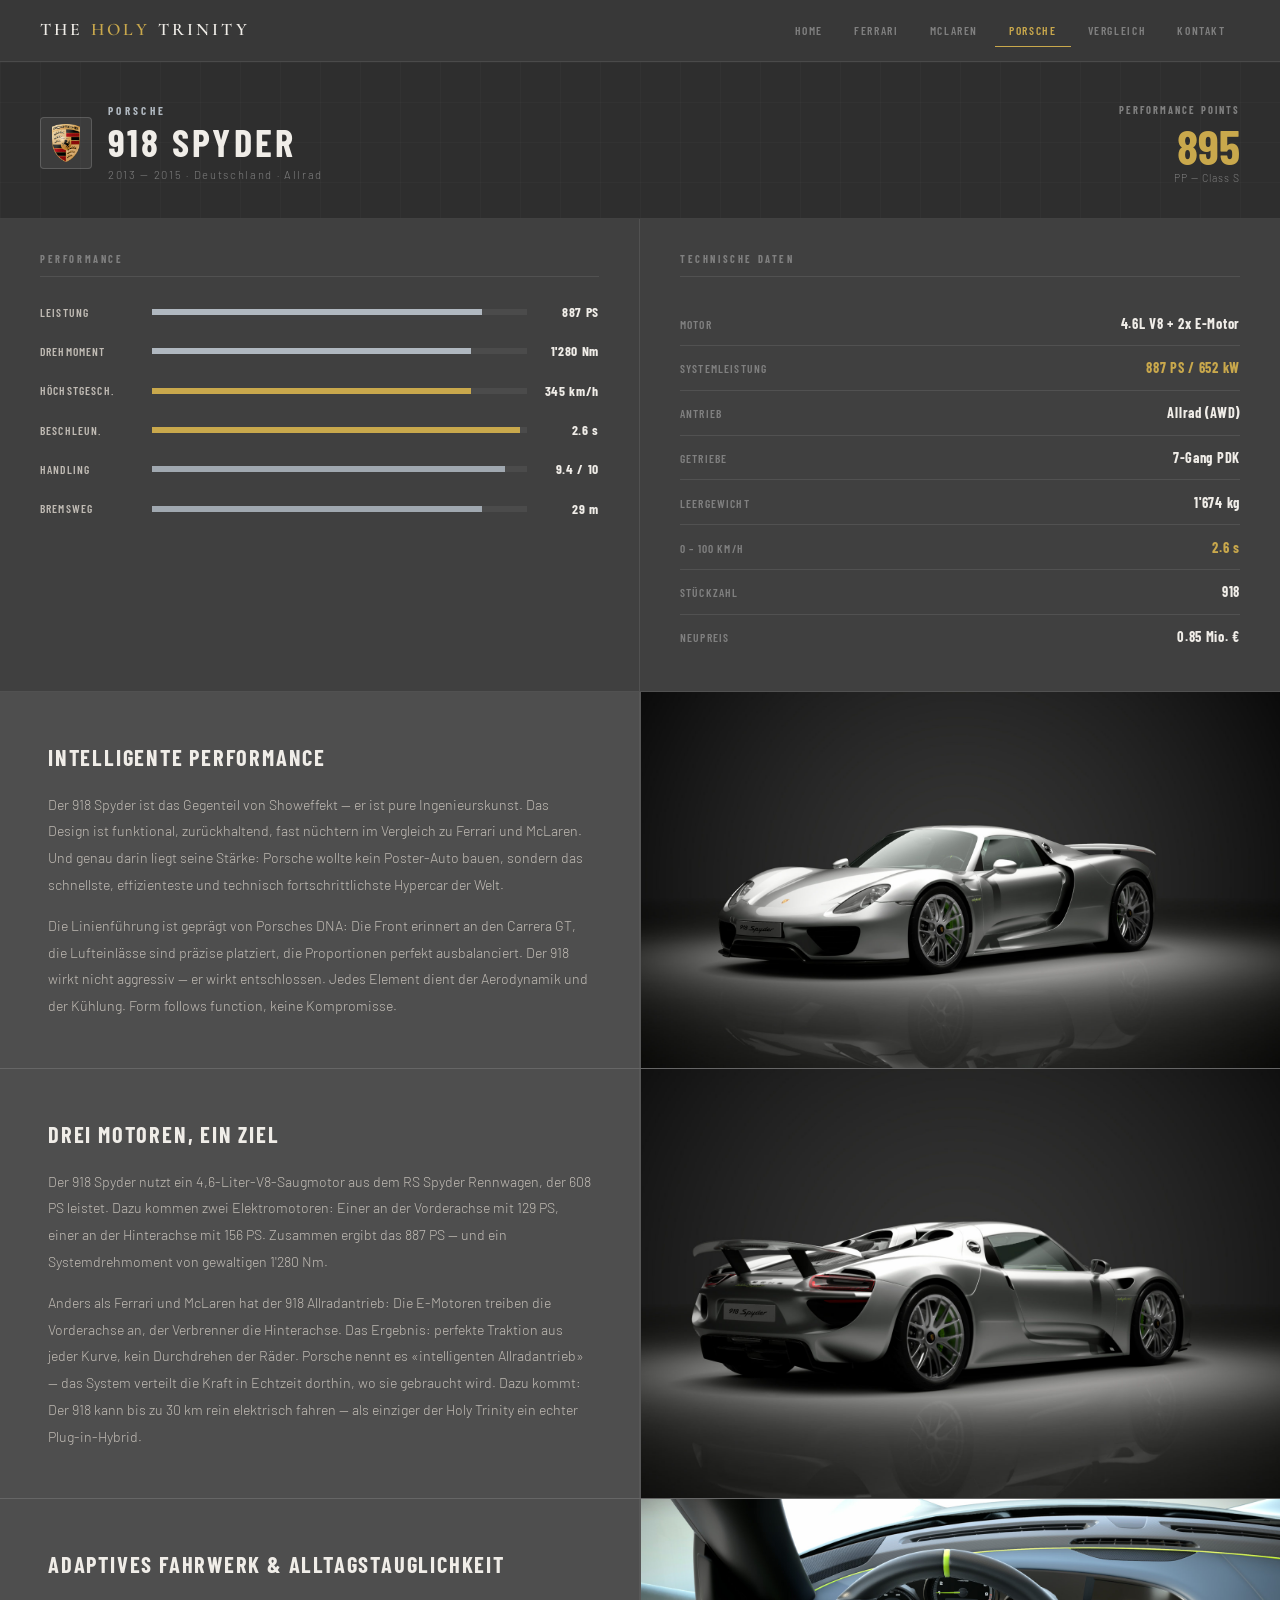
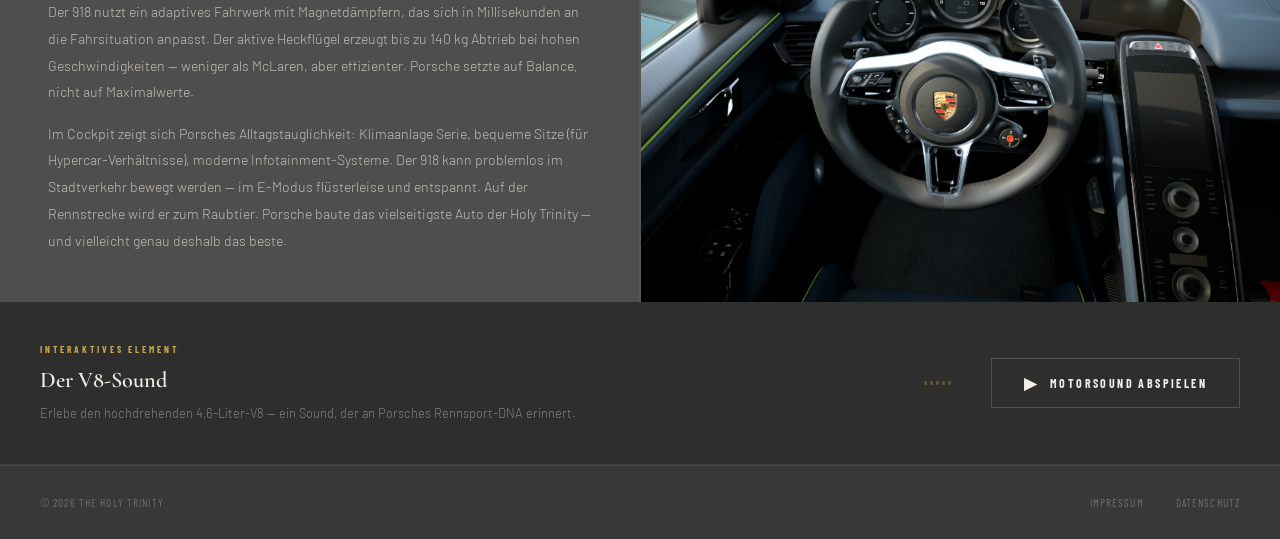
<file: porsche.html>
<!DOCTYPE html>
<html lang="de">
<head>
  <meta charset="UTF-8">
  <meta name="viewport" content="width=device-width, initial-scale=1.0">
  
  <!-- Meta-Tags: Beschreibung, Suchbegriffe und Autor für Suchmaschinen (SEO) -->
  <meta name="description" content="Porsche 918 Spyder — Effizienz trifft Performance. 887 PS aus V8 und zwei E-Motoren. Der schnellste der Holy Trinity auf der Nordschleife.">
  <meta name="keywords" content="Porsche 918 Spyder, V8 Hybrid, 887 PS, Nordschleife, Plug-in-Hybrid, Allrad">
  <meta name="author" content="Erol Seki">
  
  <title>Porsche 918 Spyder — The Holy Trinity</title>
  
  <!-- Favicon: Kleines Icon, das im Browser-Tab und in Lesezeichen angezeigt wird -->
  <link rel="icon" type="image/svg+xml" href="favicon.svg">
  
  <!-- Externes Stylesheet einbinden: Alle Styles sind in css/style.css ausgelagert -->
  <link rel="stylesheet" href="css/style.css">
</head>
<body>

  <!-- ============================================================
       NAVIGATION
       Sticky Navigation, die beim Scrollen immer oben bleibt.
       Enthält: Logo (links), Hamburger-Button (Mobile rechts), Links (Desktop).
       Das Mobile-Menü wird per JavaScript gesteuert (script.js, Funktion 1).
       ============================================================ -->
  <nav class="main-nav">
    <a href="index.html" class="nav-logo">The <span>Holy</span> Trinity</a>
    
    <button class="nav-toggle" aria-label="Navigation öffnen">
      <span></span>
      <span></span>
      <span></span>
    </button>
    
    <ul class="nav-links">
      <li><a href="index.html">Home</a></li>
      <li><a href="ferrari.html">Ferrari</a></li>
      <li><a href="mclaren.html">McLaren</a></li>
      <li><a href="porsche.html" class="active">Porsche</a></li>
      <li><a href="vergleich.html">Vergleich</a></li>
      <li><a href="kontakt.html">Kontakt</a></li>
    </ul>
  </nav>

  <!-- ============================================================
       GT7-HEADER
       ============================================================ -->
  <header class="gt-header">
    <div class="gt-header-content">
      <!-- Links: Marken-Logo + Fahrzeugname (Porsche 918 Spyder) -->
      <div class="gt-brand-block">
        <div class="gt-logo">
          <img src="bilder/logos/porsche-logo.png" alt="Porsche Logo">
        </div>
        <div>
          <div class="gt-brand-name porsche">Porsche</div>
          <div class="gt-car-name">918 Spyder</div>
          <div class="gt-car-year">2013 — 2015 · Deutschland · Allrad</div>
        </div>
      </div>
      
      <!-- Rechts: Performance-Points-Badge (PP = GT7 Stärke-Einheit) -->
      <div class="gt-pp-badge">
        <div class="gt-pp-label">Performance Points</div>
        <div class="gt-pp-value">895</div>
        <div class="gt-pp-sub">PP — Class S</div>
      </div>
    </div>
  </header>

  <!-- ============================================================
       SPECS-PANEL: TECHNISCHE DATEN
       Zeigt animierte Leistungsbalken (links) und Schlüsselwerte (rechts).
       Die Balken werden per JavaScript auf ihre Zielbreite animiert.
       Datenquelle: Offizielle Herstellerangaben Porsche.
       ============================================================ -->
  <section class="gt-specs-panel">
    <!-- Linke Spalte: Animierte Performance-Balken (werden via JS animiert) -->
    <div class="gt-stat-bars">
      <div class="gt-panel-title">Performance</div>
      
      <div class="gt-stat-row">
        <div class="gt-stat-label">Leistung</div>
        <div class="gt-bar-track"><div class="gt-bar-fill porsche" data-width="88"></div></div>
        <div class="gt-stat-num">887 PS</div>
      </div>
      
      <div class="gt-stat-row">
        <div class="gt-stat-label">Drehmoment</div>
        <div class="gt-bar-track"><div class="gt-bar-fill porsche" data-width="85"></div></div>
        <div class="gt-stat-num">1'280 Nm</div>
      </div>
      
      <div class="gt-stat-row">
        <div class="gt-stat-label">Höchstgesch.</div>
        <div class="gt-bar-track"><div class="gt-bar-fill gold" data-width="85"></div></div>
        <div class="gt-stat-num">345 km/h</div>
      </div>
      
      <div class="gt-stat-row">
        <div class="gt-stat-label">Beschleun.</div>
        <div class="gt-bar-track"><div class="gt-bar-fill gold" data-width="98"></div></div>
        <div class="gt-stat-num">2.6 s</div>
      </div>
      
      <div class="gt-stat-row">
        <div class="gt-stat-label">Handling</div>
        <div class="gt-bar-track"><div class="gt-bar-fill silver" data-width="94"></div></div>
        <div class="gt-stat-num">9.4 / 10</div>
      </div>
      
      <div class="gt-stat-row">
        <div class="gt-stat-label">Bremsweg</div>
        <div class="gt-bar-track"><div class="gt-bar-fill silver" data-width="88"></div></div>
        <div class="gt-stat-num">29 m</div>
      </div>
    </div>
    
    <!-- Rechte Spalte: Wichtigste Technische Schlüsselwerte des Porsche 918 Spyder -->
    <div class="gt-tech-specs">
      <div class="gt-panel-title">Technische Daten</div>
      
      <div class="gt-tech-row">
        <span class="gt-tech-key">Motor</span>
        <span class="gt-tech-val">4.6L V8 + 2x E-Motor</span>
      </div>
      <div class="gt-tech-row">
        <span class="gt-tech-key">Systemleistung</span>
        <span class="gt-tech-val highlight">887 PS / 652 kW</span>
      </div>
      <div class="gt-tech-row">
        <span class="gt-tech-key">Antrieb</span>
        <span class="gt-tech-val">Allrad (AWD)</span>
      </div>
      <div class="gt-tech-row">
        <span class="gt-tech-key">Getriebe</span>
        <span class="gt-tech-val">7-Gang PDK</span>
      </div>
      <div class="gt-tech-row">
        <span class="gt-tech-key">Leergewicht</span>
        <span class="gt-tech-val">1'674 kg</span>
      </div>
      <div class="gt-tech-row">
        <span class="gt-tech-key">0 – 100 km/h</span>
        <span class="gt-tech-val highlight">2.6 s</span>
      </div>
      <div class="gt-tech-row">
        <span class="gt-tech-key">Stückzahl</span>
        <span class="gt-tech-val">918</span>
      </div>
      <div class="gt-tech-row">
        <span class="gt-tech-key">Neupreis</span>
        <span class="gt-tech-val">0.85 Mio. €</span>
      </div>
    </div>
  </section>

  <!-- ============================================================
       CONTENT GRID
       ============================================================ -->
  <section class="car-content">
    <!-- Inhaltsblock 1: Design & Philosophie — Frontansicht-Foto -->
    <div class="car-content-row">
      <div class="content-text">
        <h3>Intelligente Performance</h3>
        <p>Der 918 Spyder ist das Gegenteil von Showeffekt — er ist pure Ingenieurskunst. Das Design ist funktional, zurückhaltend, fast nüchtern im Vergleich zu Ferrari und McLaren. Und genau darin liegt seine Stärke: Porsche wollte kein Poster-Auto bauen, sondern das schnellste, effizienteste und technisch fortschrittlichste Hypercar der Welt.</p>
        <p>Die Linienführung ist geprägt von Porsches DNA: Die Front erinnert an den Carrera GT, die Lufteinlässe sind präzise platziert, die Proportionen perfekt ausbalanciert. Der 918 wirkt nicht aggressiv — er wirkt entschlossen. Jedes Element dient der Aerodynamik und der Kühlung. Form follows function, keine Kompromisse.</p>
      </div>
      <div class="content-img">
        <img src="bilder/autos/porsche-front.jpg" alt="Porsche 918 Spyder Frontansicht">
      </div>
    </div>
    
    <!-- Inhaltsblock 2: Motor & Antrieb (V8 + 2x E-Motor, 887 PS) — Heckansicht-Foto -->
    <div class="car-content-row">
      <div class="content-text">
        <h3>Drei Motoren, ein Ziel</h3>
        <p>Der 918 Spyder nutzt ein 4,6-Liter-V8-Saugmotor aus dem RS Spyder Rennwagen, der 608 PS leistet. Dazu kommen zwei Elektromotoren: Einer an der Vorderachse mit 129 PS, einer an der Hinterachse mit 156 PS. Zusammen ergibt das 887 PS — und ein Systemdrehmoment von gewaltigen 1'280 Nm.</p>
        <p>Anders als Ferrari und McLaren hat der 918 Allradantrieb: Die E-Motoren treiben die Vorderachse an, der Verbrenner die Hinterachse. Das Ergebnis: perfekte Traktion aus jeder Kurve, kein Durchdrehen der Räder. Porsche nennt es «intelligenten Allradantrieb» — das System verteilt die Kraft in Echtzeit dorthin, wo sie gebraucht wird. Dazu kommt: Der 918 kann bis zu 30 km rein elektrisch fahren — als einziger der Holy Trinity ein echter Plug-in-Hybrid.</p>
      </div>
      <div class="content-img">
        <img src="bilder/autos/porsche-back.jpg" alt="Porsche 918 Spyder Heckansicht">
      </div>
    </div>
    
    <!-- Inhaltsblock 3: Aerodynamik & Cockpit — Innenraum-Foto -->
    <div class="car-content-row">
      <div class="content-text">
        <h3>Adaptives Fahrwerk & Alltagstauglichkeit</h3>
        <p>Der 918 nutzt ein adaptives Fahrwerk mit Magnetdämpfern, das sich in Millisekunden an die Fahrsituation anpasst. Der aktive Heckflügel erzeugt bis zu 140 kg Abtrieb bei hohen Geschwindigkeiten — weniger als McLaren, aber effizienter. Porsche setzte auf Balance, nicht auf Maximalwerte.</p>
        <p>Im Cockpit zeigt sich Porsches Alltagstauglichkeit: Klimaanlage Serie, bequeme Sitze (für Hypercar-Verhältnisse), moderne Infotainment-Systeme. Der 918 kann problemlos im Stadtverkehr bewegt werden — im E-Modus flüsterleise und entspannt. Auf der Rennstrecke wird er zum Raubtier. Porsche baute das vielseitigste Auto der Holy Trinity — und vielleicht genau deshalb das beste.</p>
      </div>
      <div class="content-img">
        <img src="bilder/autos/porsche-interior.jpg" alt="Porsche 918 Spyder Interieur">
      </div>
    </div>
  </section>

  <!-- ============================================================
       SOUND-PLAYER
       ============================================================ -->
  <section class="sound-section">
    <div class="sound-info">
      <div class="sound-eyebrow">Interaktives Element</div>
      <h3 class="sound-title">Der V8-Sound</h3>
      <p class="sound-desc">Erlebe den hochdrehenden 4,6-Liter-V8 — ein Sound, der an Porsches Rennsport-DNA erinnert.</p>
    </div>
    
    <!-- Visualizer -->
    <div class="sound-visualizer">
      <span></span>
      <span></span>
      <span></span>
      <span></span>
      <span></span>
    </div>
    
    <!-- Play-Button -->
    <button class="sound-btn">
      <span class="sound-btn-icon">▶</span> Motorsound abspielen
    </button>
  </section>

  <!-- ============================================================
       FOOTER
       Seitenabschluss mit Copyright und Links zu Impressum/Datenschutz.
       ============================================================ -->
  <footer class="main-footer">
    <span>&copy; 2026 The Holy Trinity</span>
    <div class="footer-links">
      <a href="impressum.html">Impressum</a>
      <a href="datenschutz.html">Datenschutz</a>
    </div>
  </footer>

  <!-- JavaScript am Ende des Body einbinden: Sorgt dafür, dass das HTML
       zuerst geladen wird, bevor das Skript ausgeführt wird (bessere Performance) -->
  <script src="js/script.js"></script>

</body>
</html>
</file>
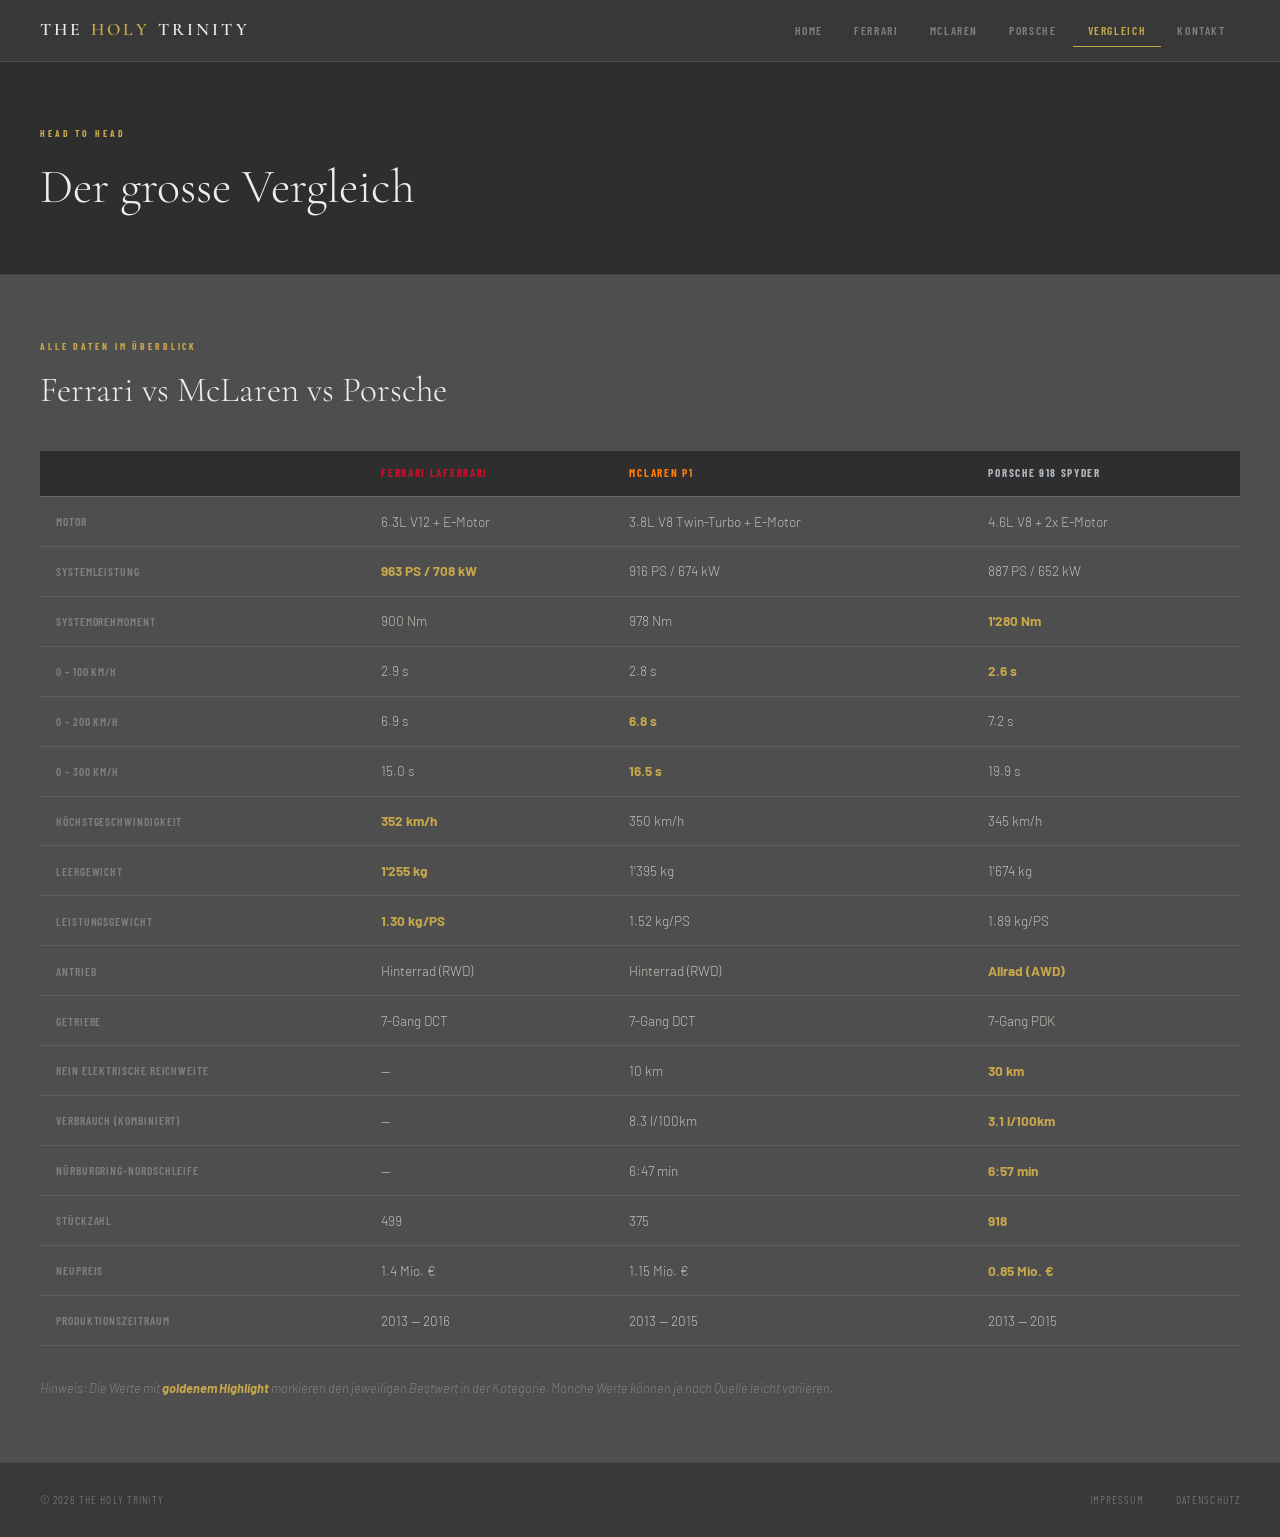
<file: vergleich.html>
<!DOCTYPE html>
<html lang="de">
<head>
  <meta charset="UTF-8">
  <meta name="viewport" content="width=device-width, initial-scale=1.0">
  
  <!-- Meta-Tags: Beschreibung, Suchbegriffe und Autor für Suchmaschinen (SEO) -->
  <meta name="description" content="Direkter Vergleich der Holy Trinity: Ferrari LaFerrari, McLaren P1 und Porsche 918 Spyder. Alle technischen Daten im Überblick.">
  <meta name="keywords" content="Hypercar Vergleich, LaFerrari vs P1 vs 918, Holy Trinity Specs">
  <meta name="author" content="Erol Seki">
  
  <title>Vergleich — The Holy Trinity</title>
  
  <!-- Favicon: Kleines Icon, das im Browser-Tab und in Lesezeichen angezeigt wird -->
  <link rel="icon" type="image/svg+xml" href="favicon.svg">
  
  <!-- Externes Stylesheet einbinden: Alle Styles sind in css/style.css ausgelagert -->
  <link rel="stylesheet" href="css/style.css">
</head>
<body>

  <!-- ============================================================
       NAVIGATION
       Sticky Navigation, die beim Scrollen immer oben bleibt.
       Enthält: Logo (links), Hamburger-Button (Mobile rechts), Links (Desktop).
       Das Mobile-Menü wird per JavaScript gesteuert (script.js, Funktion 1).
       ============================================================ -->
  <nav class="main-nav">
    <a href="index.html" class="nav-logo">The <span>Holy</span> Trinity</a>
    
    <button class="nav-toggle" aria-label="Navigation öffnen">
      <span></span>
      <span></span>
      <span></span>
    </button>
    
    <ul class="nav-links">
      <li><a href="index.html">Home</a></li>
      <li><a href="ferrari.html">Ferrari</a></li>
      <li><a href="mclaren.html">McLaren</a></li>
      <li><a href="porsche.html">Porsche</a></li>
      <li><a href="vergleich.html" class="active">Vergleich</a></li>
      <li><a href="kontakt.html">Kontakt</a></li>
    </ul>
  </nav>

  <!-- ============================================================
       PAGE HEADER
       ============================================================ -->
  <header class="page-header">
    <div class="page-eyebrow">Head to Head</div>
    <h1>Der grosse Vergleich</h1>
  </header>

  <!-- ============================================================
       VERGLEICHSTABELLE
       ============================================================ -->
  <section class="vergleich-section">
    <div class="section-eyebrow">Alle Daten im Überblick</div>
    <h2 class="section-title">Ferrari vs McLaren vs Porsche</h2>
    
    <!-- Scroll-Container für Mobile -->
    <div class="table-wrapper">
      <table class="vergleich-table">
        <thead>
          <tr>
            <th></th>
            <th class="ferrari-th">Ferrari LaFerrari</th>
            <th class="mclaren-th">McLaren P1</th>
            <th class="porsche-th">Porsche 918 Spyder</th>
          </tr>
        </thead>
        <tbody>
          <!-- Zeile: Motor-Typ und Hubraum -->
          <tr>
            <td>Motor</td>
            <td>6.3L V12 + E-Motor</td>
            <td>3.8L V8 Twin-Turbo + E-Motor</td>
            <td>4.6L V8 + 2x E-Motor</td>
          </tr>
          
          <!-- Zeile: Gesamtleistung (Verbrenner + E-Motor kombiniert) -->
          <tr>
            <td>Systemleistung</td>
            <td class="best">963 PS / 708 kW</td>
            <td>916 PS / 674 kW</td>
            <td>887 PS / 652 kW</td>
          </tr>
          
          <!-- Zeile: Maximales Drehmoment in Newtonmeter -->
          <tr>
            <td>Systemdrehmoment</td>
            <td>900 Nm</td>
            <td>978 Nm</td>
            <td class="best">1'280 Nm</td>
          </tr>
          
          <!-- Zeile: Sprint-Zeit von 0 auf 100 km/h -->
          <tr>
            <td>0 – 100 km/h</td>
            <td>2.9 s</td>
            <td>2.8 s</td>
            <td class="best">2.6 s</td>
          </tr>
          
          <!-- Zeile: Sprint-Zeit von 0 auf 200 km/h -->
          <tr>
            <td>0 – 200 km/h</td>
            <td>6.9 s</td>
            <td class="best">6.8 s</td>
            <td>7.2 s</td>
          </tr>
          
          <!-- Zeile: Sprint-Zeit von 0 auf 300 km/h -->
          <tr>
            <td>0 – 300 km/h</td>
            <td>15.0 s</td>
            <td class="best">16.5 s</td>
            <td>19.9 s</td>
          </tr>
          
          <!-- Zeile: Maximale Höchstgeschwindigkeit in km/h -->
          <tr>
            <td>Höchstgeschwindigkeit</td>
            <td class="best">352 km/h</td>
            <td>350 km/h</td>
            <td>345 km/h</td>
          </tr>
          
          <!-- Zeile: Leergewicht des Fahrzeugs in Kilogramm -->
          <tr>
            <td>Leergewicht</td>
            <td class="best">1'255 kg</td>
            <td>1'395 kg</td>
            <td>1'674 kg</td>
          </tr>
          
          <!-- Zeile: Leistung pro Kilogramm (PS/kg) — wichtige Kennzahl -->
          <tr>
            <td>Leistungsgewicht</td>
            <td class="best">1.30 kg/PS</td>
            <td>1.52 kg/PS</td>
            <td>1.89 kg/PS</td>
          </tr>
          
          <!-- Zeile: Antriebs-Konfiguration (Hinterrad/Allrad) -->
          <tr>
            <td>Antrieb</td>
            <td>Hinterrad (RWD)</td>
            <td>Hinterrad (RWD)</td>
            <td class="best">Allrad (AWD)</td>
          </tr>
          
          <!-- Zeile: Getriebe-Typ und Anzahl Gänge -->
          <tr>
            <td>Getriebe</td>
            <td>7-Gang DCT</td>
            <td>7-Gang DCT</td>
            <td>7-Gang PDK</td>
          </tr>
          
          <!-- Zeile: Elektrische Reichweite im reinen E-Modus (km) -->
          <tr>
            <td>Rein elektrische Reichweite</td>
            <td>—</td>
            <td>10 km</td>
            <td class="best">30 km</td>
          </tr>
          
          <!-- Zeile: Kombinierter Kraftstoffverbrauch (l/100 km) -->
          <tr>
            <td>Verbrauch (kombiniert)</td>
            <td>—</td>
            <td>8.3 l/100km</td>
            <td class="best">3.1 l/100km</td>
          </tr>
          
          <!-- Zeile: Rundenzeit auf der Nürburgring-Nordschleife (20,8 km) -->
          <tr>
            <td>Nürburgring-Nordschleife</td>
            <td>—</td>
            <td>6:47 min</td>
            <td class="best">6:57 min</td>
          </tr>
          
          <!-- Zeile: Produzierte Stückzahl (limitierte Auflage) -->
          <tr>
            <td>Stückzahl</td>
            <td>499</td>
            <td>375</td>
            <td class="best">918</td>
          </tr>
          
          <!-- Zeile: Ursprünglicher Kaufpreis bei Markteinführung -->
          <tr>
            <td>Neupreis</td>
            <td>1.4 Mio. €</td>
            <td>1.15 Mio. €</td>
            <td class="best">0.85 Mio. €</td>
          </tr>
          
          <!-- Zeile: Produktionszeitraum (Von-Bis Jahreszahl) -->
          <tr>
            <td>Produktionszeitraum</td>
            <td>2013 — 2016</td>
            <td>2013 — 2015</td>
            <td>2013 — 2015</td>
          </tr>
        </tbody>
      </table>
    </div>
    
    <!-- Anmerkungsbereich: Erläuterung zur Datenbasis der Tabelle -->
    <p style="margin-top: 2rem; font-size: 0.8rem; color: var(--text-dim); font-style: italic;">
      Hinweis: Die Werte mit <span style="color: var(--gold); font-weight: 700;">goldenem Highlight</span> markieren den jeweiligen Bestwert in der Kategorie. Manche Werte können je nach Quelle leicht variieren.
    </p>
  </section>

  <!-- ============================================================
       FOOTER
       Seitenabschluss mit Copyright und Links zu Impressum/Datenschutz.
       ============================================================ -->
  <footer class="main-footer">
    <span>&copy; 2026 The Holy Trinity</span>
    <div class="footer-links">
      <a href="impressum.html">Impressum</a>
      <a href="datenschutz.html">Datenschutz</a>
    </div>
  </footer>

  <!-- JavaScript am Ende des Body einbinden: Sorgt dafür, dass das HTML
       zuerst geladen wird, bevor das Skript ausgeführt wird (bessere Performance) -->
  <script src="js/script.js"></script>

</body>
</html>
</file>
<file: css/style.css>
/* ============================================================
   THE HOLY TRINITY — css/style.css
   Modul 293 MP | Hypercar-Vergleich Website
   
   Dieses Stylesheet enthält alle Styles für die Website.
   Strukturiert nach Komponenten und Seiten.
   Verwendet CSS-Variablen für zentrale Farbverwaltung.
   Responsive Design mit Media Queries bei 900px und 600px.
   ============================================================ */

/* ---- Google Fonts einbinden ---- */
@import url('https://fonts.googleapis.com/css2?family=Cormorant+Garamond:ital,wght@0,300;0,400;0,600;1,300;1,400&family=Barlow+Condensed:wght@300;400;600;700&family=Barlow:wght@300;400&display=swap');

/* ---- Browser-Reset für konsistentes Verhalten ---- */
*, *::before, *::after { margin: 0; padding: 0; box-sizing: border-box; }
html { scroll-behavior: smooth; }
img { display: block; max-width: 100%; height: auto; }
a { text-decoration: none; color: inherit; }
button { cursor: pointer; font-family: inherit; }

/* ---- CSS Variablen (zentrale Farbverwaltung) ---- */
:root {
  /* Hintergrundfarben */
  --bg:          #464646;  /* Haupthintergrund (matching Studio-Autofotos) */
  --bg-card:     #4e4e4e;  /* Karten-Hintergrund */
  --bg-nav:      #383838;  /* Navigation Hintergrund */
  --bg-dark:     #2e2e2e;  /* Dunkler Hintergrund (Hero, GT-Header) */
  --bg-panel:    #404040;  /* Panel-Hintergrund (Specs) */

  /* Textfarben */
  --text:        #f0ede8;  /* Haupttext (hell) */
  --text-mid:    #c0bbb4;  /* Mittlerer Text */
  --text-dim:    #808080;  /* Gedimmter Text (Labels, Meta) */

  /* Akzentfarbe */
  --gold:        #c9a84c;  /* Gold für Highlights und Best-Values */

  /* Markenfarben */
  --ferrari:     #c8102e;  /* Ferrari Rosso Corsa */
  --mclaren:     #ff7c00;  /* McLaren Orange */
  --porsche:     #b0b8c0;  /* Porsche Silber */

  /* Rahmen und Linien */
  --border:      rgba(255,255,255,0.09);   /* Feine Linien */
  --border-med:  rgba(255,255,255,0.16);   /* Mittlere Linien */
}

/* ---- Body Basis-Styles ---- */
body {
  font-family: 'Barlow', sans-serif;        /* Hauptschrift für Fliesstext */
  background: var(--bg);
  color: var(--text);
  font-weight: 300;
  font-size: 16px;
  line-height: 1.6;
}

/* ============================================================
   NAVIGATION (auf allen Seiten)
   
   Sticky Navigation, die beim Scrollen oben bleibt.
   Enthält Logo, Desktop-Links und Mobile-Hamburger-Menü.
   Mobile-Version wird mit JavaScript gesteuert (siehe script.js).
   ============================================================ */
nav.main-nav {
  background: var(--bg-nav);
  border-bottom: 1px solid var(--border);
  height: 62px;
  display: flex;
  align-items: center;
  justify-content: space-between;
  padding: 0 2.5rem;
  position: sticky;                    /* Bleibt beim Scrollen oben fixiert */
  top: 0;
  z-index: 100;                        /* Liegt über allen anderen Elementen */
}

/* Logo (links in der Navigation) */
.nav-logo {
  font-family: 'Cormorant Garamond', serif;
  font-size: 1.1rem;
  font-weight: 600;
  letter-spacing: 0.18em;
  text-transform: uppercase;
  color: var(--text);
  flex-shrink: 0;                      /* Verhindert Schrumpfen bei wenig Platz */
}
.nav-logo span { color: var(--gold); }  /* "Holy" in Gold */

/* Desktop Navigation Links */
.nav-links {
  display: flex;
  list-style: none;
  gap: 0.15rem;
}
.nav-links a {
  font-family: 'Barlow Condensed', sans-serif;
  font-size: 0.72rem;
  font-weight: 600;
  letter-spacing: 0.14em;
  text-transform: uppercase;
  color: var(--text-dim);
  padding: 0.4rem 0.9rem;
  transition: color 0.2s;
  display: block;
}
.nav-links a:hover  { color: var(--text-mid); }
.nav-links a.active { 
  color: var(--gold); 
  border-bottom: 1.5px solid var(--gold);  /* Aktive Seite mit goldenem Unterstrich */
}

/* Hamburger-Menü (nur auf Mobile sichtbar) */
.nav-toggle {
  display: none;                       /* Desktop: versteckt */
  flex-direction: column;
  gap: 5px;
  background: none;
  border: none;
  padding: 4px;
}
.nav-toggle span {
  display: block;
  width: 22px;
  height: 2px;
  background: var(--text);
  transition: 0.3s;                    /* Smooth Animation beim Öffnen/Schliessen */
}

/* ============================================================
   INDEX — HERO BEREICH (Startseite oben)
   
   Grosser Hero-Bereich mit Hintergrundbild und "TRINITY" Ghost-Text.
   Enthält Titel, Untertitel und Holy-Trinity-Gruppenfoto.
   ============================================================ */
.hero {
  background: var(--bg-dark);
  padding: 6rem 2.5rem 5rem;
  text-align: center;
  border-bottom: 1px solid var(--border);
  position: relative;
  overflow: hidden;
}

/* Ghost-Text "TRINITY" im Hintergrund */
.hero::before {
  content: 'TRINITY';
  position: absolute;
  top: 50%; left: 50%;
  transform: translate(-50%, -50%);
  font-family: 'Cormorant Garamond', serif;
  font-size: 18vw;                     /* Responsive Grösse (18% der Viewport-Breite) */
  font-weight: 300;
  color: rgba(255,255,255,0.025);      /* Sehr transparent (Ghost-Effekt) */
  letter-spacing: 0.1em;
  pointer-events: none;                /* Nicht anklickbar */
  white-space: nowrap;                 /* Kein Zeilenumbruch */
}

.hero-eyebrow {
  font-family: 'Barlow Condensed', sans-serif;
  font-size: 0.65rem;
  font-weight: 700;
  letter-spacing: 0.35em;
  text-transform: uppercase;
  color: var(--gold);
  margin-bottom: 1.25rem;
  position: relative;
}

.hero h1 {
  font-family: 'Cormorant Garamond', serif;
  font-size: clamp(3rem, 7vw, 5.5rem);  /* Responsive: min 3rem, max 5.5rem */
  font-weight: 300;
  line-height: 1;
  letter-spacing: 0.04em;
  margin-bottom: 1.25rem;
  position: relative;
}
.hero h1 em { font-style: italic; color: var(--gold); }

.hero-sub {
  font-size: 0.9rem;
  color: var(--text-dim);
  max-width: 520px;
  margin: 0 auto 3rem;
  line-height: 1.8;
  position: relative;
}

.hero-img {
  width: 100%;
  max-width: 960px;
  margin: 0 auto;
  aspect-ratio: 16 / 7;                /* Festes Seitenverhältnis */
  object-fit: cover;
  display: block;
  position: relative;
  border: 1px solid var(--border);
}

/* ============================================================
   INDEX — AUTO-NAVIGATION
   ============================================================ */
.car-nav {
  display: grid;
  grid-template-columns: repeat(3, 1fr);
  border-bottom: 1px solid var(--border);
}

.car-nav-item {
  position: relative;
  padding: 2rem 2.5rem;
  display: flex;
  align-items: center;
  justify-content: space-between;
  border-right: 1px solid var(--border);
  transition: background 0.2s;
  color: var(--text);
}
.car-nav-item:last-child { border-right: none; }
.car-nav-item:hover { background: rgba(255,255,255,0.03); }

.car-nav-item::before {
  content: '';
  position: absolute;
  left: 0; top: 0; bottom: 0;
  width: 3px;
}
.car-nav-item.ferrari::before { background: var(--ferrari); }
.car-nav-item.mclaren::before { background: var(--mclaren); }
.car-nav-item.porsche::before { background: var(--porsche); }

.car-nav-left { display: flex; align-items: center; gap: 1rem; }

.car-nav-logo {
  width: 40px; height: 40px;
  background: rgba(255,255,255,0.06);
  border: 1px solid var(--border);
  border-radius: 3px;
  display: flex; align-items: center; justify-content: center;
  overflow: hidden;
  flex-shrink: 0;
}
.car-nav-logo img {
  width: 28px; height: 28px;
  object-fit: contain;
}

.car-nav-brand {
  font-family: 'Barlow Condensed', sans-serif;
  font-size: 0.6rem;
  font-weight: 700;
  letter-spacing: 0.2em;
  text-transform: uppercase;
  margin-bottom: 0.2rem;
}
.car-nav-item.ferrari .car-nav-brand { color: var(--ferrari); }
.car-nav-item.mclaren .car-nav-brand { color: var(--mclaren); }
.car-nav-item.porsche .car-nav-brand { color: var(--porsche); }

.car-nav-name {
  font-family: 'Cormorant Garamond', serif;
  font-size: 1.45rem;
  font-weight: 600;
  color: var(--text);
  line-height: 1;
}

.car-nav-arrow {
  font-size: 1.1rem;
  color: var(--text-dim);
  transition: transform 0.2s, color 0.2s;
}
.car-nav-item:hover .car-nav-arrow {
  transform: translateX(5px);
  color: var(--gold);
}

/* ============================================================
   INDEX — STORY
   ============================================================ */
.story-section {
  padding: 5rem 2.5rem;
  background: var(--bg);
}

.story-eyebrow {
  font-family: 'Barlow Condensed', sans-serif;
  font-size: 0.6rem;
  font-weight: 700;
  letter-spacing: 0.3em;
  text-transform: uppercase;
  color: var(--gold);
  margin-bottom: 0.5rem;
}

.story-title {
  font-family: 'Cormorant Garamond', serif;
  font-size: clamp(2rem, 4vw, 2.8rem);
  font-weight: 300;
  color: var(--text);
  margin-bottom: 3.5rem;
  max-width: 560px;
  line-height: 1.2;
}
.story-title em { font-style: italic; color: var(--gold); }

.story-chapters {
  display: grid;
  grid-template-columns: repeat(3, 1fr);
  gap: 1.5px;
  background: var(--border);
  margin-bottom: 4rem;
}
.story-chapter {
  background: var(--bg-card);
  padding: 2rem;
}
.chapter-num {
  font-family: 'Cormorant Garamond', serif;
  font-size: 3rem;
  font-weight: 300;
  line-height: 1;
  margin-bottom: 0.75rem;
  opacity: 0.3;
}
.chapter-num.ferrari-num { color: var(--ferrari); }
.chapter-num.mclaren-num { color: var(--mclaren); }
.chapter-num.porsche-num { color: var(--porsche); }
.chapter-title {
  font-family: 'Barlow Condensed', sans-serif;
  font-size: 1rem;
  font-weight: 700;
  letter-spacing: 0.1em;
  text-transform: uppercase;
  color: var(--text);
  margin-bottom: 0.75rem;
}
.chapter-text {
  font-size: 0.85rem;
  color: var(--text-dim);
  line-height: 1.8;
}

.story-main {
  display: grid;
  grid-template-columns: 1fr 1fr;
  gap: 4rem;
  align-items: start;
}
.story-text h3 {
  font-family: 'Cormorant Garamond', serif;
  font-size: 1.8rem;
  font-weight: 300;
  color: var(--text);
  margin-bottom: 1.25rem;
  line-height: 1.2;
}
.story-text h3 em { font-style: italic; color: var(--gold); }
.story-text p {
  font-size: 0.88rem;
  color: var(--text-mid);
  line-height: 1.9;
  margin-bottom: 1rem;
}
.story-text p:last-child { margin-bottom: 0; }

.timeline { display: flex; flex-direction: column; }
.timeline-item {
  display: grid;
  grid-template-columns: 60px 1fr;
  gap: 1.25rem;
  padding: 1.25rem 0;
  border-bottom: 1px solid var(--border);
  align-items: start;
}
.timeline-item:last-child { border-bottom: none; }
.timeline-year {
  font-family: 'Barlow Condensed', sans-serif;
  font-size: 0.75rem;
  font-weight: 700;
  letter-spacing: 0.1em;
  color: var(--gold);
  padding-top: 2px;
}
.timeline-text {
  font-size: 0.83rem;
  color: var(--text-mid);
  line-height: 1.7;
}
.timeline-text strong { color: var(--text); font-weight: 600; }

/* ============================================================
   AUTO-SEITEN — GT7 HEADER (Gran Turismo Style)
   
   Kopfbereich auf ferrari.html, mclaren.html, porsche.html.
   Zeigt Markenlogo, Autoname und Performance Points (PP) Badge.
   Inspiriert vom Gran Turismo 7 Design.
   OHNE grosses Auto-Bild (kommt weiter unten im Content Grid).
   ============================================================ */
.gt-header {
  background: var(--bg-dark);
  position: relative;
  overflow: hidden;
  padding: 2.5rem 2.5rem 2rem;
  border-bottom: 1px solid var(--border);
}

/* Hintergrund-Raster (subtiler Grid-Effekt) */
.gt-header::before {
  content: '';
  position: absolute;
  inset: 0;                            /* Füllt gesamten Header aus */
  background-image:
    linear-gradient(rgba(255,255,255,0.02) 1px, transparent 1px),
    linear-gradient(90deg, rgba(255,255,255,0.02) 1px, transparent 1px);
  background-size: 40px 40px;
  pointer-events: none;                /* Nicht anklickbar */
}

.gt-header-content {
  display: flex;
  align-items: flex-start;
  justify-content: space-between;
  position: relative;
  z-index: 1;                          /* Liegt über dem Hintergrund-Raster */
  gap: 2rem;
}

/* Linke Seite: Logo + Autoname */
.gt-brand-block { display: flex; align-items: center; gap: 1rem; }

.gt-logo {
  width: 52px; height: 52px;
  background: rgba(255,255,255,0.07);
  border: 1px solid var(--border-med);
  border-radius: 4px;
  display: flex; align-items: center; justify-content: center;
  overflow: hidden;
  flex-shrink: 0;
}
.gt-logo img {
  width: 38px; height: 38px;
  object-fit: contain;
}

.gt-brand-name {
  font-family: 'Barlow Condensed', sans-serif;
  font-size: 0.7rem;
  font-weight: 700;
  letter-spacing: 0.3em;
  text-transform: uppercase;
  margin-bottom: 0.2rem;
}
/* Markenfarben für Markennamen */
.gt-brand-name.ferrari { color: var(--ferrari); }
.gt-brand-name.mclaren { color: var(--mclaren); }
.gt-brand-name.porsche  { color: var(--porsche); }

.gt-car-name {
  font-family: 'Barlow Condensed', sans-serif;
  font-size: 2.4rem;
  font-weight: 700;
  letter-spacing: 0.08em;
  text-transform: uppercase;
  color: var(--text);
  line-height: 1;
}
.gt-car-year {
  font-size: 0.7rem;
  color: var(--text-dim);
  letter-spacing: 0.15em;
  margin-top: 0.3rem;
}

/* Rechte Seite: Performance Points Badge */
.gt-pp-badge { text-align: right; }
.gt-pp-label {
  font-family: 'Barlow Condensed', sans-serif;
  font-size: 0.65rem;
  font-weight: 700;
  letter-spacing: 0.2em;
  text-transform: uppercase;
  color: var(--text-dim);
  margin-bottom: 0.2rem;
}
.gt-pp-value {
  font-family: 'Barlow Condensed', sans-serif;
  font-size: 3rem;
  font-weight: 700;
  color: var(--gold);                  /* PP-Wert immer in Gold */
  line-height: 1;
}
.gt-pp-sub {
  font-size: 0.65rem;
  color: var(--text-dim);
  letter-spacing: 0.1em;
}

/* ============================================================
   AUTO-SEITEN — SPECS PANEL (Performance & Technische Daten)
   
   Zweispaltiges Panel mit animierten Stat-Balken (links)
   und technischen Daten-Tabelle (rechts).
   Stat-Balken werden mit JavaScript animiert (siehe script.js).
   ============================================================ */
.gt-specs-panel {
  background: var(--bg-panel);
  border-bottom: 1px solid var(--border);
  display: grid;
  grid-template-columns: 1fr 1fr;      /* Zwei gleich breite Spalten */
}

.gt-panel-title {
  font-family: 'Barlow Condensed', sans-serif;
  font-size: 0.65rem;
  font-weight: 700;
  letter-spacing: 0.25em;
  text-transform: uppercase;
  color: var(--text-dim);
  margin-bottom: 1.5rem;
  padding-bottom: 0.5rem;
  border-bottom: 1px solid var(--border);
}

/* Linke Spalte: Stat-Balken (Performance-Werte) */
.gt-stat-bars {
  padding: 2rem 2.5rem;
  border-right: 1px solid var(--border);
}

.gt-stat-row {
  display: grid;
  grid-template-columns: 100px 1fr 60px;  /* Label | Balken | Wert */
  align-items: center;
  gap: 0.75rem;
  margin-bottom: 1.1rem;
}
.gt-stat-row:last-child { margin-bottom: 0; }

.gt-stat-label {
  font-family: 'Barlow Condensed', sans-serif;
  font-size: 0.72rem;
  font-weight: 600;
  letter-spacing: 0.1em;
  text-transform: uppercase;
  color: var(--text-mid);
}

/* Balken-Track (Hintergrund des Balkens) */
.gt-bar-track {
  height: 6px;
  background: rgba(255,255,255,0.06);
  overflow: hidden;
}

/* Balken-Füllung (wird mit JavaScript animiert) */
.gt-bar-fill {
  height: 100%;
  width: 0;                            /* Startet bei 0 */
  transition: width 1s ease 0.4s;      /* Animiert zu data-width Wert */
}
/* Markenfarben für Balken */
.gt-bar-fill.ferrari { background: var(--ferrari); }
.gt-bar-fill.mclaren { background: var(--mclaren); }
.gt-bar-fill.porsche  { background: var(--porsche); }
.gt-bar-fill.gold    { background: var(--gold); }
.gt-bar-fill.silver  { background: #a0a8b0; }

.gt-stat-num {
  font-family: 'Barlow Condensed', sans-serif;
  font-size: 0.85rem;
  font-weight: 700;
  color: var(--text);
  text-align: right;
  letter-spacing: 0.05em;
}

/* Rechte Spalte: Technische Daten (Key-Value Paare) */
.gt-tech-specs {
  padding: 2rem 2.5rem;
}

.gt-tech-row {
  display: flex;
  justify-content: space-between;
  align-items: baseline;
  padding: 0.65rem 0;
  border-bottom: 1px solid var(--border);
}
.gt-tech-row:last-child { border-bottom: none; }

.gt-tech-key {
  font-family: 'Barlow Condensed', sans-serif;
  font-size: 0.72rem;
  font-weight: 600;
  letter-spacing: 0.1em;
  text-transform: uppercase;
  color: var(--text-dim);
}
.gt-tech-val {
  font-family: 'Barlow Condensed', sans-serif;
  font-size: 0.9rem;
  font-weight: 700;
  color: var(--text);
  letter-spacing: 0.05em;
  text-align: right;
}
.gt-tech-val.highlight { color: var(--gold); }  /* Bestwerte in Gold */

/* ============================================================
   AUTO-SEITEN — CONTENT GRID
   ============================================================ */
.car-content { background: var(--bg); }

.car-content-row {
  display: grid;
  grid-template-columns: 1fr 1fr;
  gap: 1.5px;
  background: var(--border);
  border-bottom: 1.5px solid var(--border);
}
.car-content-row:last-child { border-bottom: none; }

.content-text {
  background: var(--bg-card);
  padding: 3rem;
  display: flex;
  flex-direction: column;
  justify-content: center;
}
.content-text h3 {
  font-family: 'Barlow Condensed', sans-serif;
  font-size: 1.4rem;
  font-weight: 700;
  letter-spacing: 0.08em;
  text-transform: uppercase;
  color: var(--text);
  margin-bottom: 1rem;
}
.content-text p {
  font-size: 0.88rem;
  color: var(--text-mid);
  line-height: 1.9;
  margin-bottom: 0.9rem;
}
.content-text p:last-child { margin-bottom: 0; }

.content-img {
  background: var(--bg-dark);
  overflow: hidden;
  display: flex;
  align-items: center;
  min-height: 300px;
}
.content-img img {
  width: 100%;
  height: 100%;
  object-fit: cover;
}

/* ============================================================
   AUTO-SEITEN — SOUND PLAYER (Interaktives Element)
   
   Ganz unten auf den Auto-Seiten.
   Spielt Motorsounds ab (MP3-Dateien aus audios/ Ordner).
   Enthält: Info-Text, Visualizer-Animation, Play/Pause Button.
   Wird mit JavaScript gesteuert (siehe script.js).
   ============================================================ */
.sound-section {
  background: var(--bg-dark);
  border-bottom: 1px solid var(--border);
  padding: 2.5rem 2.5rem;
  display: flex;
  align-items: center;
  gap: 2.5rem;
  flex-wrap: wrap;                     /* Umbrechen bei wenig Platz */
}

/* Sound Info (linke Seite) */
.sound-info { flex: 1; min-width: 200px; }

.sound-eyebrow {
  font-family: 'Barlow Condensed', sans-serif;
  font-size: 0.6rem;
  font-weight: 700;
  letter-spacing: 0.3em;
  text-transform: uppercase;
  color: var(--gold);
  margin-bottom: 0.3rem;
}
.sound-title {
  font-family: 'Cormorant Garamond', serif;
  font-size: 1.4rem;
  font-weight: 600;
  color: var(--text);
  margin-bottom: 0.3rem;
}
.sound-desc {
  font-size: 0.8rem;
  color: var(--text-dim);
}

/* Visualizer (animierte Balken) */
.sound-visualizer {
  display: flex;
  align-items: center;
  gap: 3px;
  height: 28px;
}
.sound-visualizer span {
  display: block;
  width: 3px;
  height: 4px;                         /* Startet klein */
  background: var(--gold);
  opacity: 0.3;                        /* Inaktiv gedimmt */
  border-radius: 1px;
  transition: height 0.1s;
}
/* Aktiver Zustand (wenn Sound spielt) */
.sound-visualizer.active span {
  opacity: 1;                          /* Volle Sichtbarkeit */
  animation: soundbar 0.8s ease-in-out infinite;  /* Hüpfende Animation */
}
/* Verzögerte Animation für wellenartigen Effekt */
.sound-visualizer span:nth-child(1) { animation-delay: 0.0s; }
.sound-visualizer span:nth-child(2) { animation-delay: 0.1s; }
.sound-visualizer span:nth-child(3) { animation-delay: 0.2s; }
.sound-visualizer span:nth-child(4) { animation-delay: 0.15s; }
.sound-visualizer span:nth-child(5) { animation-delay: 0.05s; }

/* Animation: Balken hüpft auf und ab */
@keyframes soundbar {
  0%, 100% { height: 4px; }            /* Klein am Anfang und Ende */
  50%       { height: 22px; }          /* Gross in der Mitte */
}

/* Play/Pause Button */
.sound-btn {
  display: flex;
  align-items: center;
  gap: 0.75rem;
  padding: 0.9rem 2rem;
  border: 1px solid var(--border-med);
  background: transparent;
  color: var(--text);
  font-family: 'Barlow Condensed', sans-serif;
  font-size: 0.75rem;
  font-weight: 700;
  letter-spacing: 0.2em;
  text-transform: uppercase;
  transition: all 0.2s;
  white-space: nowrap;
}
.sound-btn:hover {
  background: rgba(255,255,255,0.05);
  border-color: var(--gold);
  color: var(--gold);
}
/* Aktiver Zustand (Sound spielt gerade) */
.sound-btn.playing {
  border-color: var(--gold);
  color: var(--gold);
  background: rgba(201,168,76,0.08);   /* Leichter Gold-Hintergrund */
}
.sound-btn-icon { font-size: 1rem; }

/* ============================================================
   VERGLEICH
   ============================================================ */
.vergleich-section {
  background: var(--bg-card);
  padding: 4rem 2.5rem;
}

.section-eyebrow {
  font-family: 'Barlow Condensed', sans-serif;
  font-size: 0.6rem;
  font-weight: 700;
  letter-spacing: 0.3em;
  text-transform: uppercase;
  color: var(--gold);
  margin-bottom: 0.5rem;
}
.section-title {
  font-family: 'Cormorant Garamond', serif;
  font-size: 2.2rem;
  font-weight: 300;
  color: var(--text);
  margin-bottom: 2rem;
}

.table-wrapper { overflow-x: auto; }

.vergleich-table {
  width: 100%;
  border-collapse: collapse;
  font-size: 0.85rem;
  min-width: 600px;
}
.vergleich-table th {
  padding: 0.85rem 1rem;
  text-align: left;
  border-bottom: 1px solid var(--border-med);
  font-family: 'Barlow Condensed', sans-serif;
  font-size: 0.7rem;
  font-weight: 700;
  letter-spacing: 0.15em;
  text-transform: uppercase;
  background: var(--bg-dark);
}
.vergleich-table th.ferrari-th { color: var(--ferrari); }
.vergleich-table th.mclaren-th { color: var(--mclaren); }
.vergleich-table th.porsche-th  { color: var(--porsche); }
.vergleich-table td {
  padding: 0.85rem 1rem;
  border-bottom: 1px solid var(--border);
  color: var(--text-mid);
}
.vergleich-table td:first-child {
  font-family: 'Barlow Condensed', sans-serif;
  font-weight: 600;
  color: var(--text-dim);
  font-size: 0.72rem;
  letter-spacing: 0.08em;
  text-transform: uppercase;
}
.vergleich-table tr:hover td { background: rgba(255,255,255,0.02); }
.vergleich-table td.best { font-weight: 700; color: var(--gold); }

/* ============================================================
   KONTAKT — FORMULAR (mit JavaScript-Validierung)
   
   Zweispaltiges Layout: Info links, Formular rechts.
   Formular-Felder werden mit JavaScript validiert (siehe script.js).
   Fehler werden mit .has-error Klasse angezeigt.
   ============================================================ */
.kontakt-section {
  background: var(--bg);
  padding: 5rem 2.5rem;
  display: grid;
  grid-template-columns: 1fr 1.5fr;    /* Info schmaler, Formular breiter */
  gap: 5rem;
  align-items: start;
}
.kontakt-info h2 {
  font-family: 'Cormorant Garamond', serif;
  font-size: 2rem;
  font-weight: 300;
  color: var(--text);
  margin-bottom: 1rem;
  line-height: 1.2;
}
.kontakt-info p {
  font-size: 0.85rem;
  color: var(--text-dim);
  line-height: 1.8;
}

/* Formular-Gruppe (ein Eingabefeld mit Label und Fehlertext) */
.form-group { margin-bottom: 1.2rem; }
.form-row {
  display: grid;
  grid-template-columns: 1fr 1fr;      /* Zwei Felder nebeneinander */
  gap: 1rem;
}
.form-group label {
  display: block;
  font-family: 'Barlow Condensed', sans-serif;
  font-size: 0.6rem;
  font-weight: 700;
  letter-spacing: 0.18em;
  text-transform: uppercase;
  color: var(--text-dim);
  margin-bottom: 0.4rem;
}
.form-group label .req { color: var(--gold); }  /* Pflichtfeld-Stern */

/* Eingabefelder (Text, E-Mail, Select, Textarea) */
.form-control {
  width: 100%;
  background: var(--bg-dark);
  border: 1px solid var(--border-med);
  color: var(--text);
  font-family: 'Barlow', sans-serif;
  font-size: 0.9rem;
  font-weight: 300;
  padding: 0.7rem 0.9rem;
  outline: none;
  transition: border-color 0.2s;
}
.form-control:focus { border-color: var(--gold); }  /* Gold beim Fokus */
textarea.form-control { resize: vertical; min-height: 100px; }

/* Fehler-Zustand (wird mit JavaScript hinzugefügt) */
.form-group.has-error .form-control { border-color: var(--ferrari); }  /* Roter Rahmen */
.error-msg {
  display: none;                       /* Standard: versteckt */
  font-family: 'Barlow Condensed', sans-serif;
  font-size: 0.65rem;
  letter-spacing: 0.08em;
  color: var(--ferrari);
  margin-top: 0.3rem;
}
.form-group.has-error .error-msg { display: block; }  /* Bei Fehler: sichtbar */

/* Datenschutz-Checkbox */
.checkbox-group {
  display: flex;
  align-items: flex-start;
  gap: 0.75rem;
  background: rgba(255,255,255,0.03);
  border: 1px solid var(--border);
  padding: 1rem;
}
.checkbox-group input[type="checkbox"] {
  width: 16px; height: 16px;
  accent-color: var(--gold);           /* Checkbox in Gold */
  flex-shrink: 0;
  margin-top: 2px;
}
.checkbox-group label {
  font-family: 'Barlow', sans-serif;
  font-size: 0.82rem;
  font-weight: 300;
  color: var(--text-mid);
  text-transform: none;
  letter-spacing: 0;
}
.checkbox-group label a { color: var(--gold); }

/* Submit-Button */
.btn-submit {
  background: var(--gold);
  color: #111;
  border: none;
  padding: 0.85rem 2rem;
  font-family: 'Barlow Condensed', sans-serif;
  font-size: 0.7rem;
  font-weight: 700;
  letter-spacing: 0.2em;
  text-transform: uppercase;
  transition: opacity 0.2s, transform 0.1s;
  margin-top: 0.5rem;
}
.btn-submit:hover { opacity: 0.85; }
.btn-submit:active { transform: scale(0.98); }  /* Leichter Druck-Effekt */

/* Erfolgsmeldung (wird mit JavaScript angezeigt) */
.success-msg {
  display: none;                       /* Standard: versteckt */
  padding: 1.5rem;
  border: 1px solid var(--gold);
  background: rgba(201,168,76,0.08);
  font-family: 'Barlow Condensed', sans-serif;
  font-size: 0.8rem;
  letter-spacing: 0.1em;
  color: var(--gold);
  margin-top: 1rem;
  text-align: center;
}

/* ============================================================
   PAGE HEADER (Vergleich, Kontakt, Legal)
   ============================================================ */
.page-header {
  background: var(--bg-dark);
  border-bottom: 1px solid var(--border);
  padding: 4rem 2.5rem 3rem;
}
.page-eyebrow {
  font-family: 'Barlow Condensed', sans-serif;
  font-size: 0.6rem;
  font-weight: 700;
  letter-spacing: 0.3em;
  text-transform: uppercase;
  color: var(--gold);
  margin-bottom: 0.5rem;
}
.page-header h1 {
  font-family: 'Cormorant Garamond', serif;
  font-size: clamp(2rem, 4vw, 3rem);
  font-weight: 300;
  color: var(--text);
}

/* ============================================================
   LEGAL
   ============================================================ */
.legal-section {
  padding: 4rem 2.5rem;
  background: var(--bg);
  max-width: 800px;
}
.legal-section h2 {
  font-family: 'Barlow Condensed', sans-serif;
  font-size: 1rem;
  font-weight: 700;
  letter-spacing: 0.1em;
  text-transform: uppercase;
  color: var(--text);
  margin: 2.5rem 0 0.75rem;
  padding-top: 2rem;
  border-top: 1px solid var(--border);
}
.legal-section h2:first-child {
  margin-top: 0; padding-top: 0; border-top: none;
}
.legal-section p, .legal-section li {
  font-size: 0.88rem;
  color: var(--text-mid);
  line-height: 1.9;
  margin-bottom: 0.75rem;
}
.legal-section ul { padding-left: 1.5rem; }
.legal-section a { color: var(--gold); }

/* ============================================================
   FOOTER
   ============================================================ */
footer.main-footer {
  background: var(--bg-nav);
  border-top: 1px solid var(--border);
  color: var(--text-dim);
  padding: 1.75rem 2.5rem;
  display: flex;
  justify-content: space-between;
  align-items: center;
  font-family: 'Barlow Condensed', sans-serif;
  font-size: 0.7rem;
  letter-spacing: 0.1em;
  text-transform: uppercase;
}
footer.main-footer a { color: var(--text-dim); transition: color 0.2s; }
footer.main-footer a:hover { color: var(--gold); }
.footer-links { display: flex; gap: 2rem; }

/* ============================================================
   RESPONSIVE DESIGN (Anpassung für Mobile Geräte)
   
   Zwei Breakpoints:
   - 900px: Tablet (3-Spalten werden zu 1-Spalte)
   - 600px: Mobile (kleinere Abstände, gestapeltes Layout)
   
   Mobile Navigation wird mit JavaScript gesteuert (siehe script.js).
   ============================================================ */

/* ---- BREAKPOINT 900px (Tablet) ---- */
@media (max-width: 900px) {
  /* Mobile Navigation einblenden */
  .nav-toggle { display: flex; }       /* Hamburger-Button sichtbar */
  .nav-links {
    position: absolute;
    top: 62px; left: 0; right: 0;
    background: var(--bg-nav);
    flex-direction: column;            /* Vertikal statt horizontal */
    padding: 1rem 2.5rem;
    border-bottom: 1px solid var(--border);
    gap: 0;
    transform: translateY(-110%);      /* Standard: nach oben geschoben */
    opacity: 0;
    pointer-events: none;              /* Nicht anklickbar wenn versteckt */
    transition: transform 0.3s, opacity 0.3s;
  }
  .nav-links.open {                    /* Mit JavaScript hinzugefügt */
    transform: translateY(0);          /* Runterfahren */
    opacity: 1;
    pointer-events: all;               /* Wieder anklickbar */
  }
  .nav-links li { border-bottom: 1px solid var(--border); }
  .nav-links a { padding: 0.85rem 0; font-size: 0.85rem; }

  /* Layouts zu 1-Spalte ändern */
  .story-chapters { grid-template-columns: 1fr; }  /* Story-Kapitel untereinander */
  .story-main { grid-template-columns: 1fr; gap: 2rem; }
  .car-nav { grid-template-columns: 1fr; }         /* Auto-Navigation untereinander */
  .car-nav-item { border-right: none; border-bottom: 1px solid var(--border); }
  .gt-header-content { flex-direction: column; }   /* GT-Header vertikal */
  .gt-pp-badge { text-align: left; }
  .gt-specs-panel { grid-template-columns: 1fr; }  /* Specs-Panel vertikal */
  .gt-stat-bars { border-right: none; border-bottom: 1px solid var(--border); }
  .car-content-row { grid-template-columns: 1fr; } /* Content-Grid vertikal */
  .content-img { min-height: 220px; }
  .kontakt-section { grid-template-columns: 1fr; gap: 2rem; }  /* Kontakt vertikal */
  .form-row { grid-template-columns: 1fr; }        /* Formular-Felder untereinander */
  .gt-stat-row { grid-template-columns: 80px 1fr 50px; }  /* Kleinere Stat-Labels */
}

/* ---- BREAKPOINT 600px (Mobile) ---- */
@media (max-width: 600px) {
  /* Kleinere Abstände für Mobile */
  nav.main-nav { padding: 0 1.5rem; }
  .hero { padding: 4rem 1.5rem 3rem; }
  .story-section, .vergleich-section, .kontakt-section { padding: 3rem 1.5rem; }
  .gt-header { padding: 2rem 1.5rem 1.5rem; }
  .gt-stat-bars, .gt-tech-specs { padding: 1.5rem; }
  .content-text { padding: 2rem 1.5rem; }
  footer.main-footer { flex-direction: column; gap: 1rem; text-align: center; }
  .footer-links { gap: 1.5rem; }
  .sound-section { padding: 2rem 1.5rem; gap: 1.5rem; }
}
</file>
